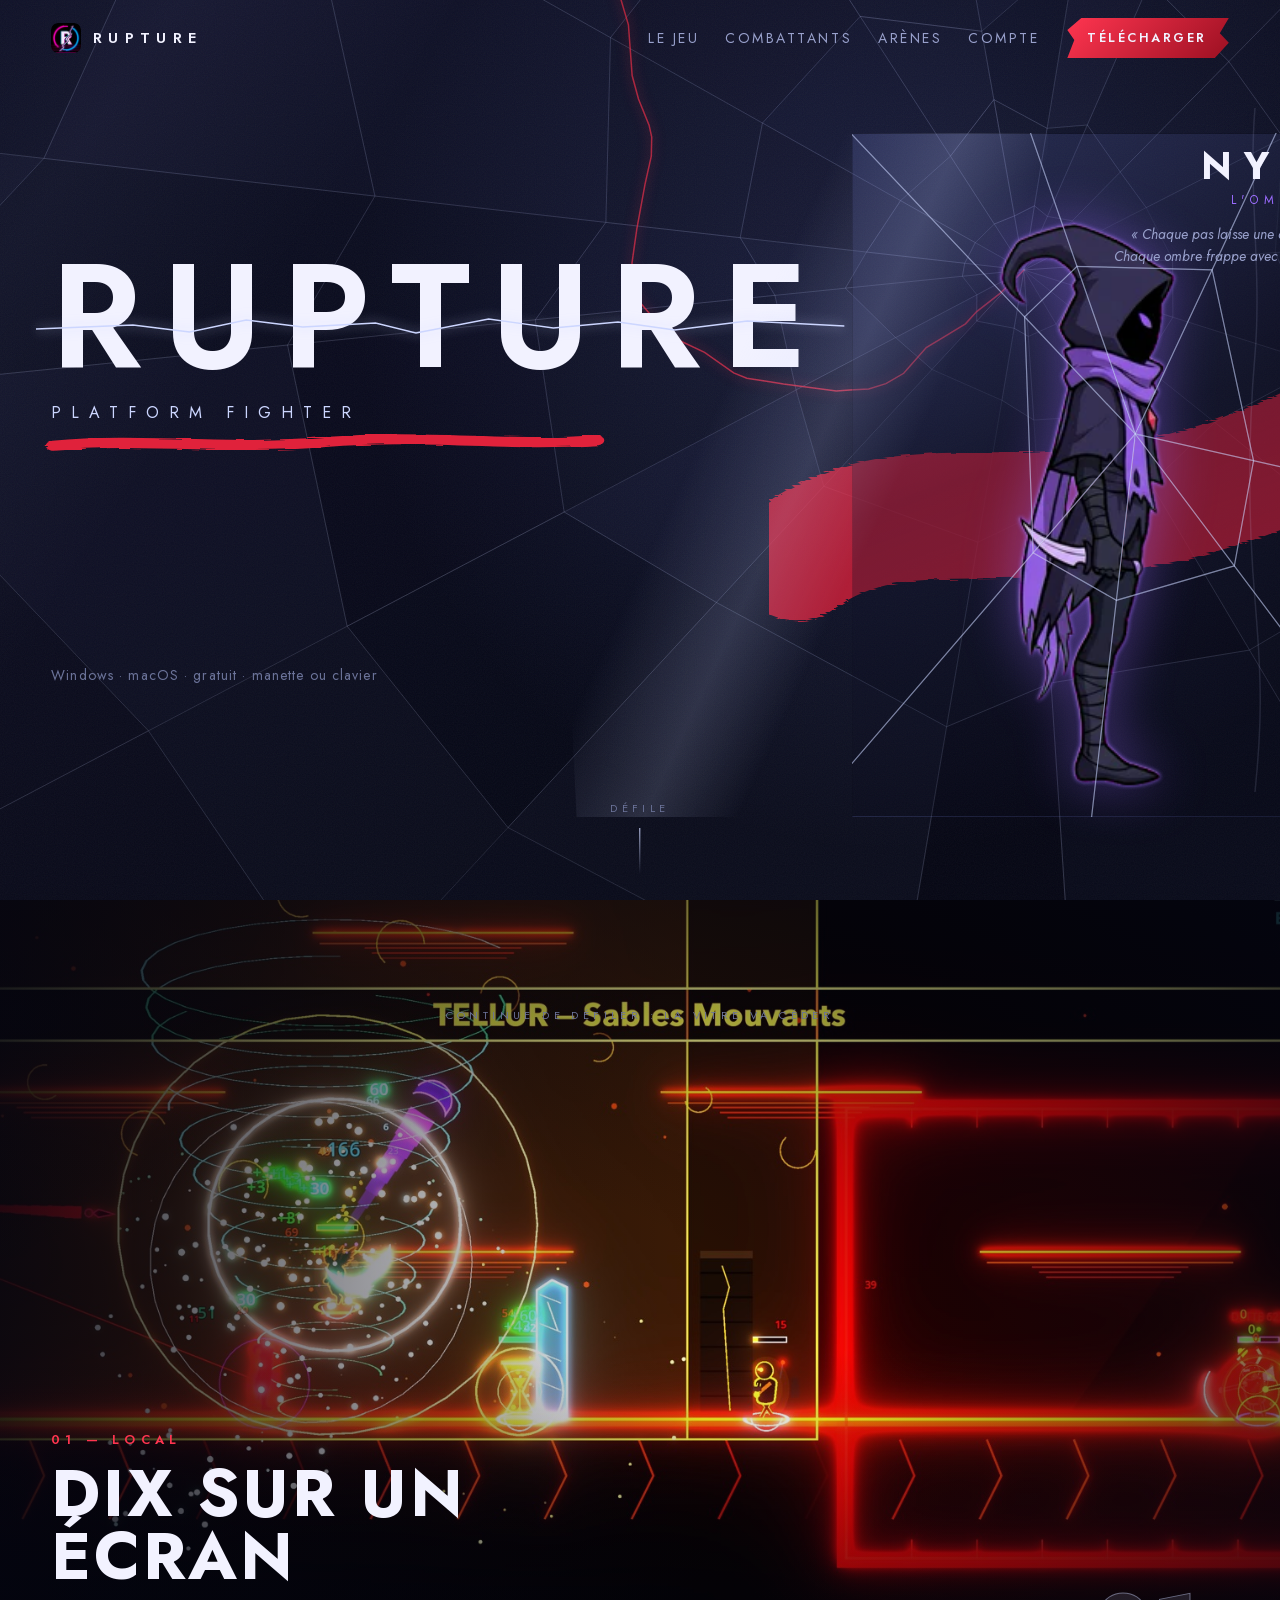
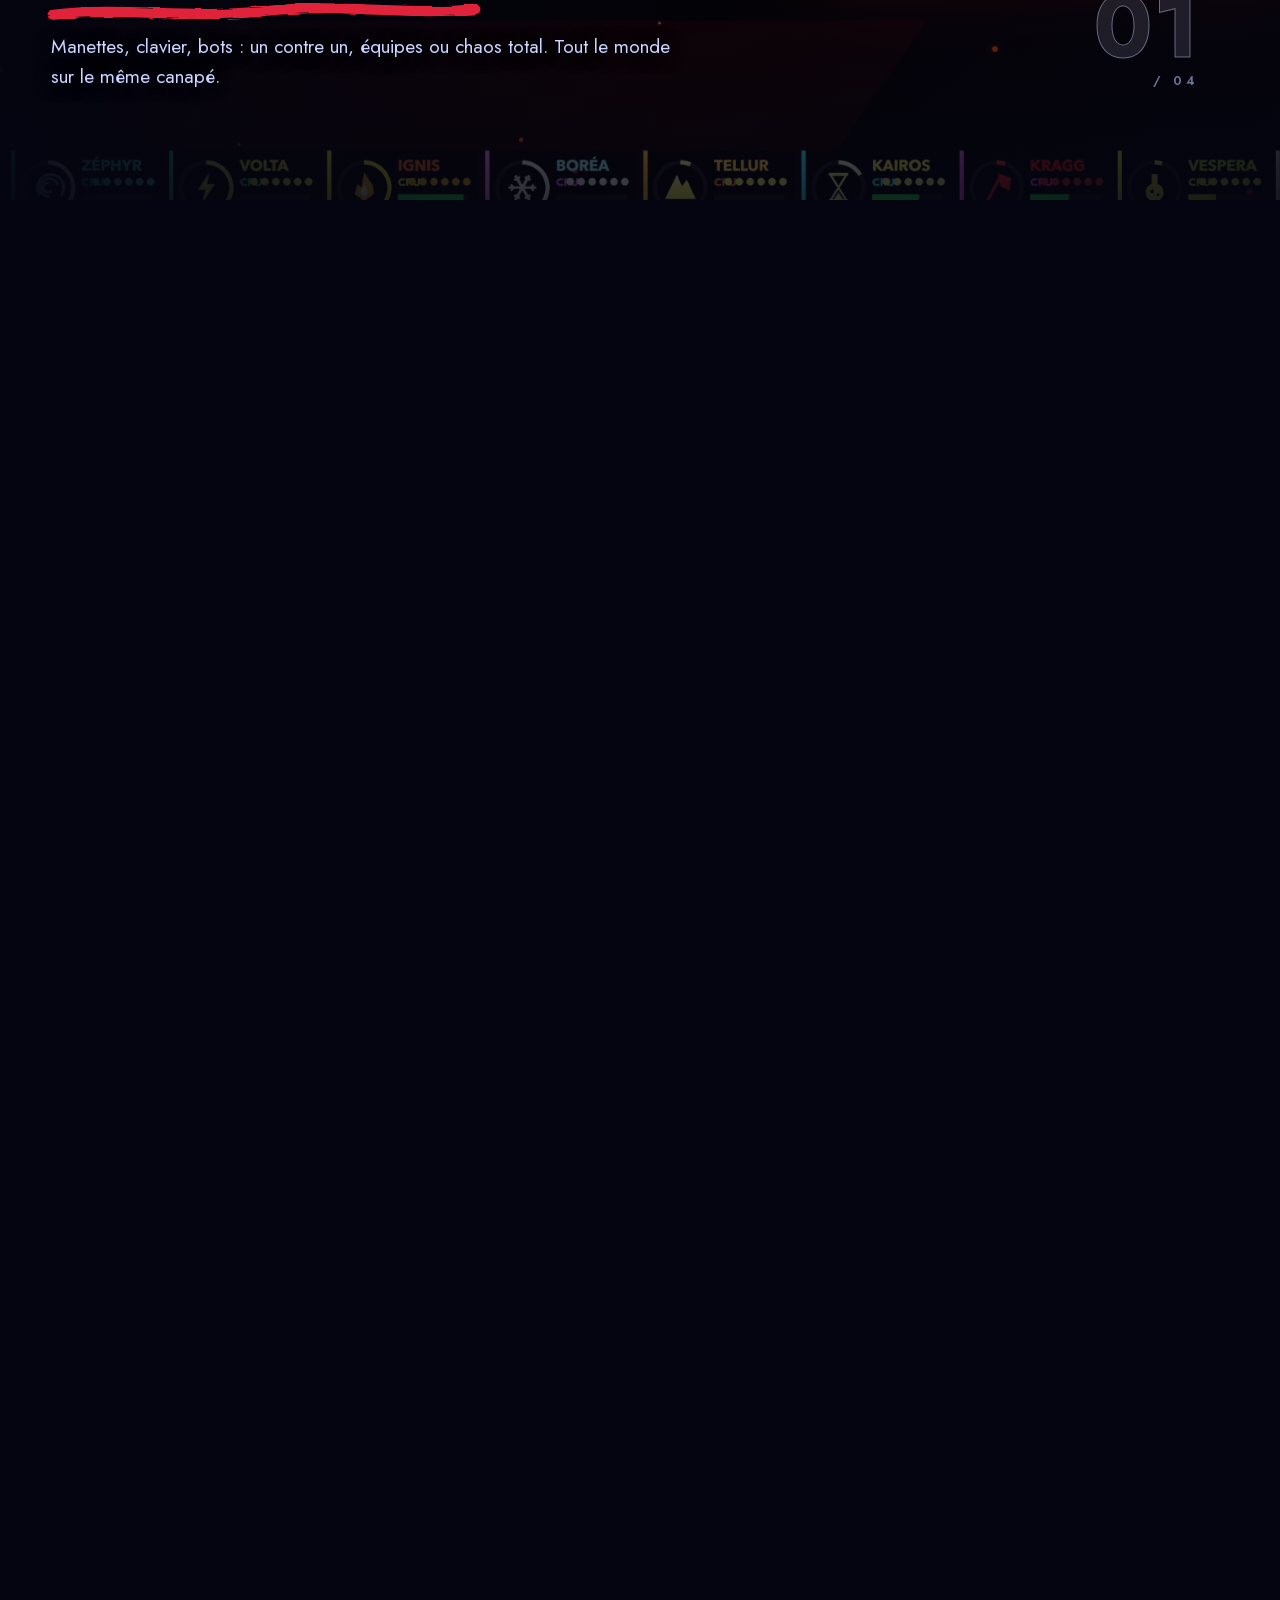
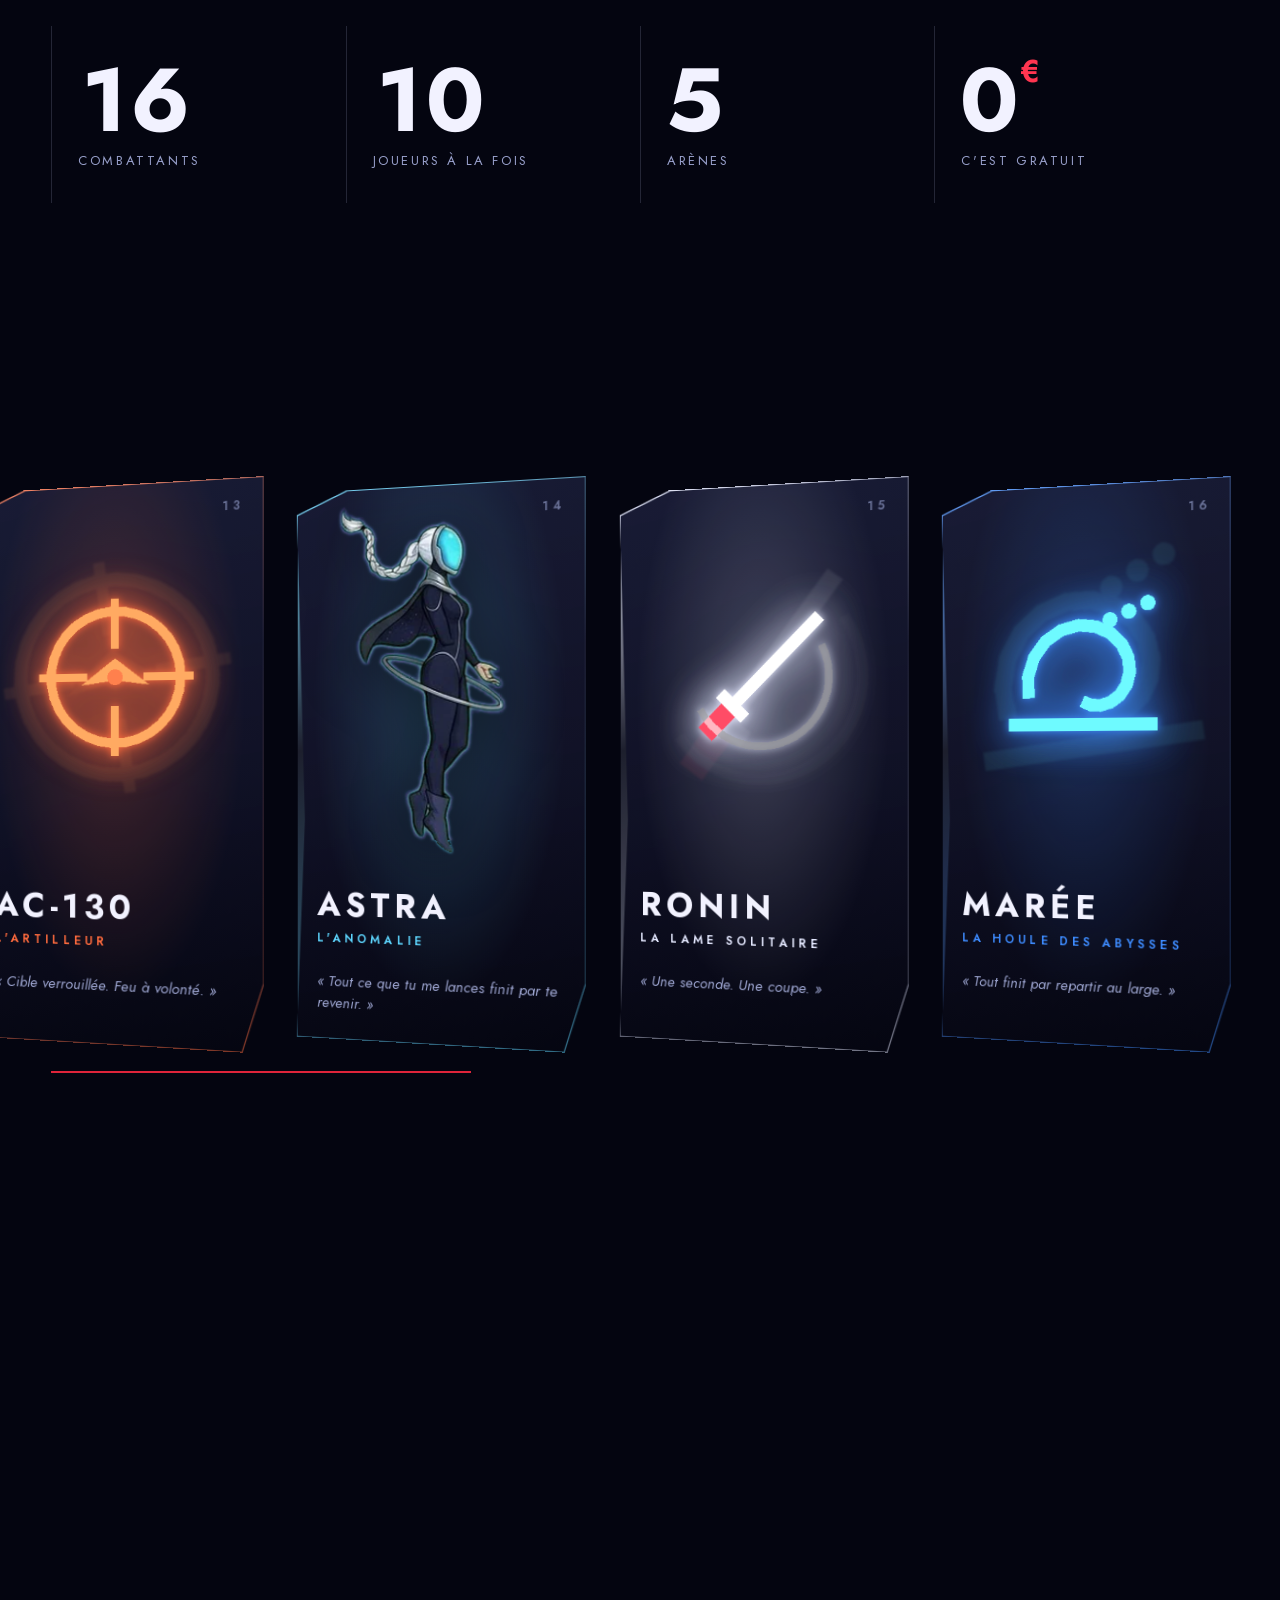
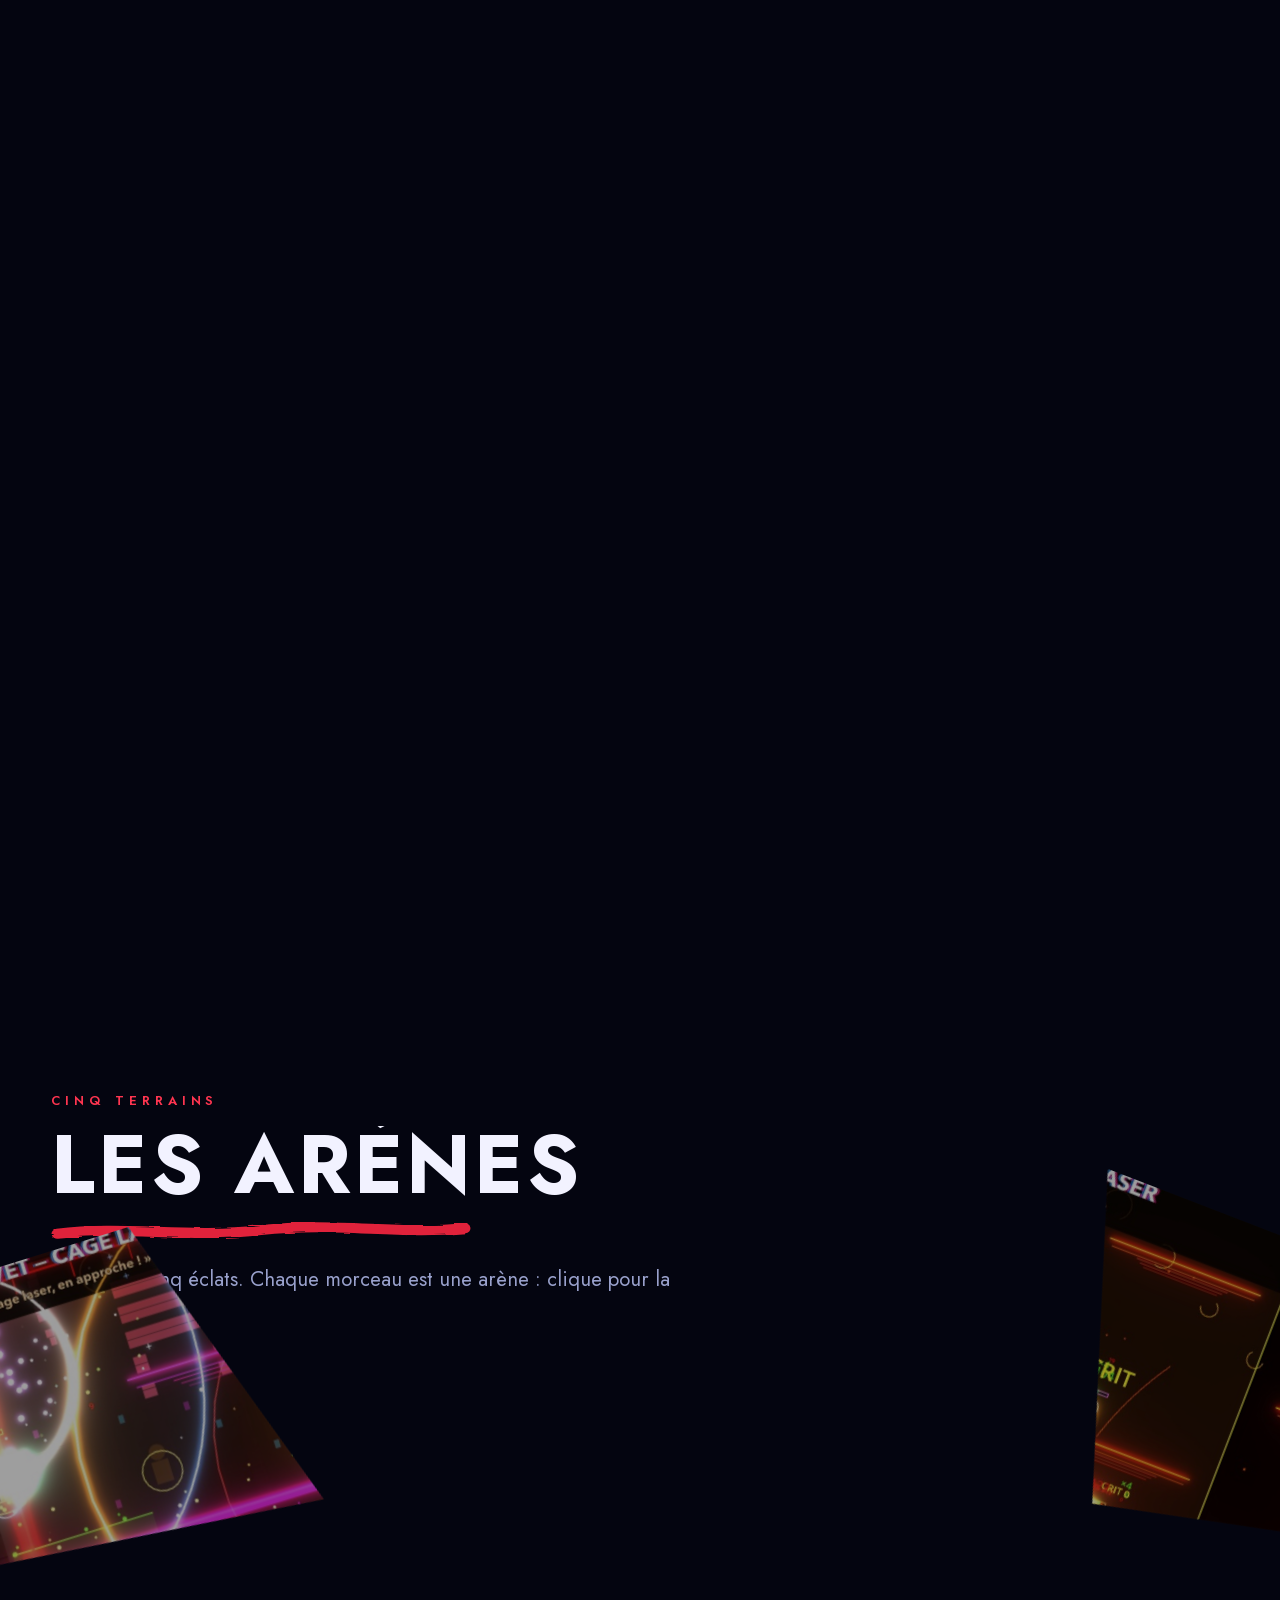
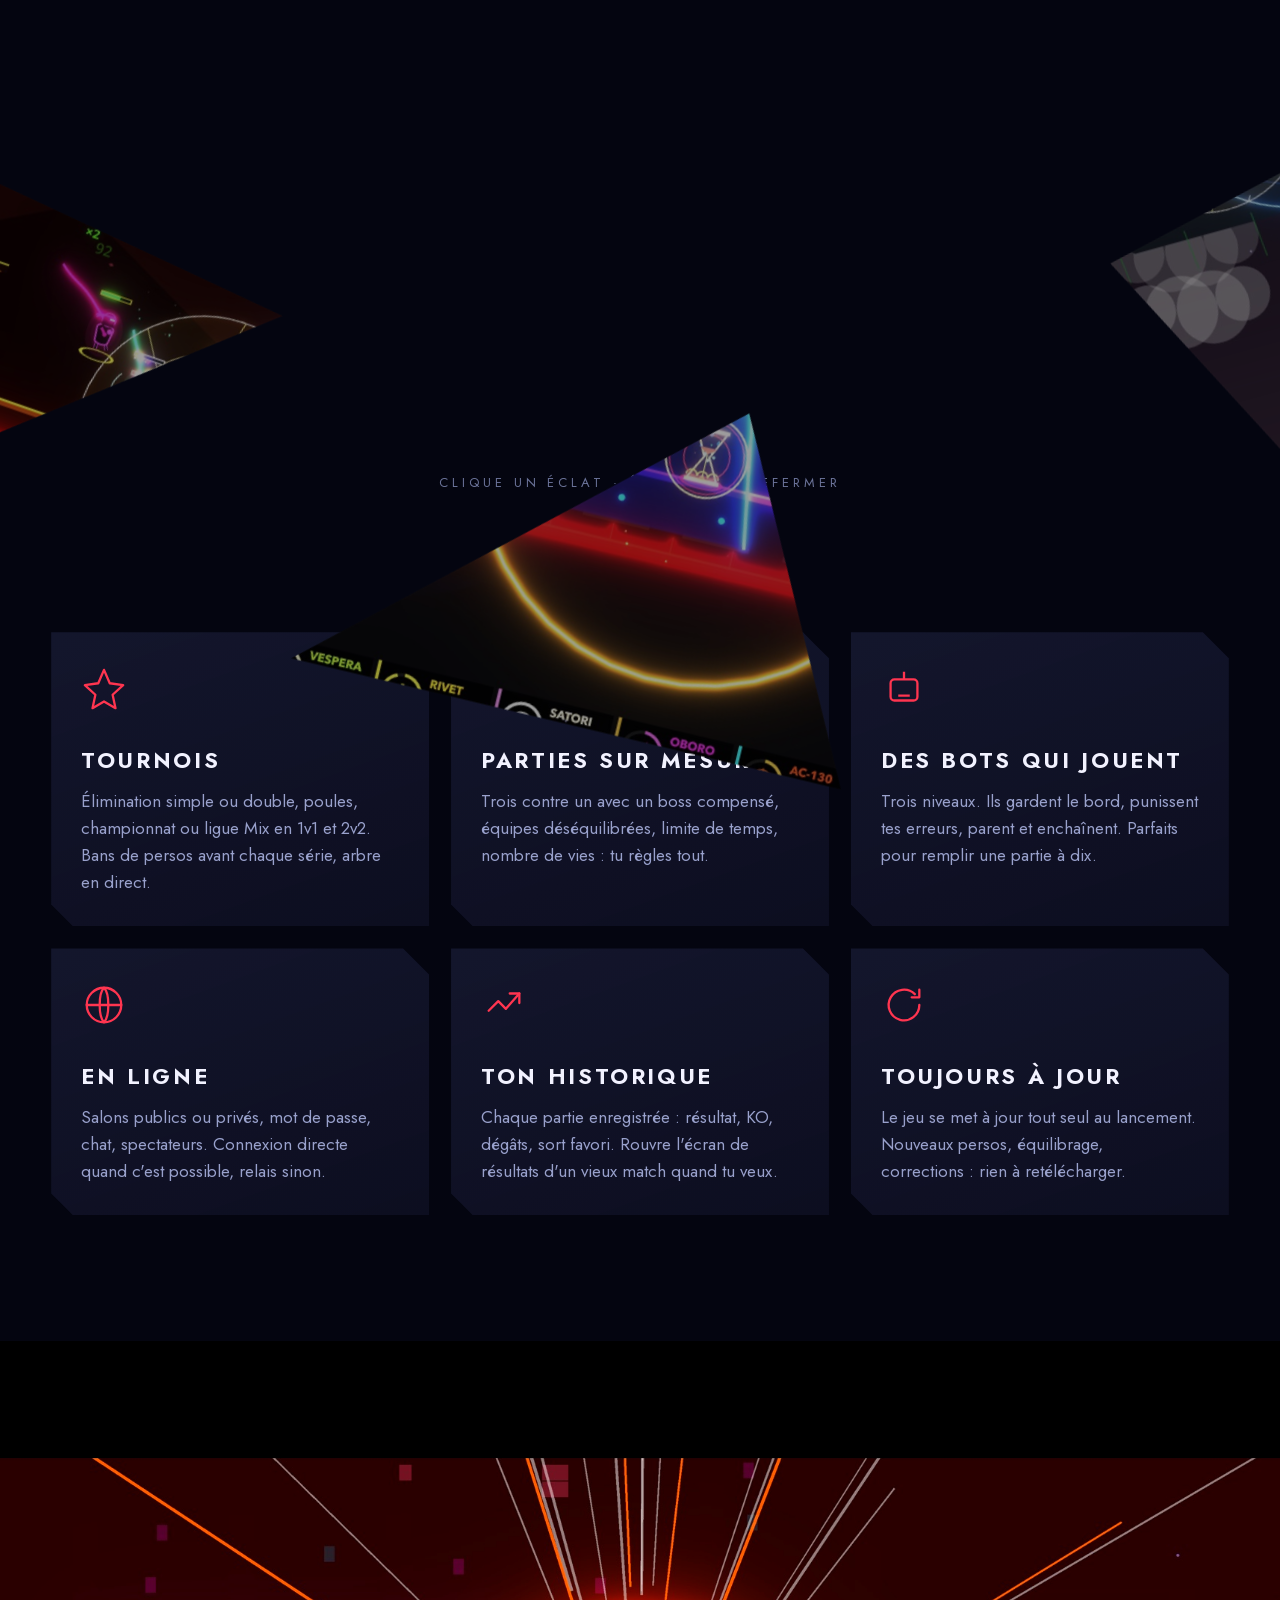
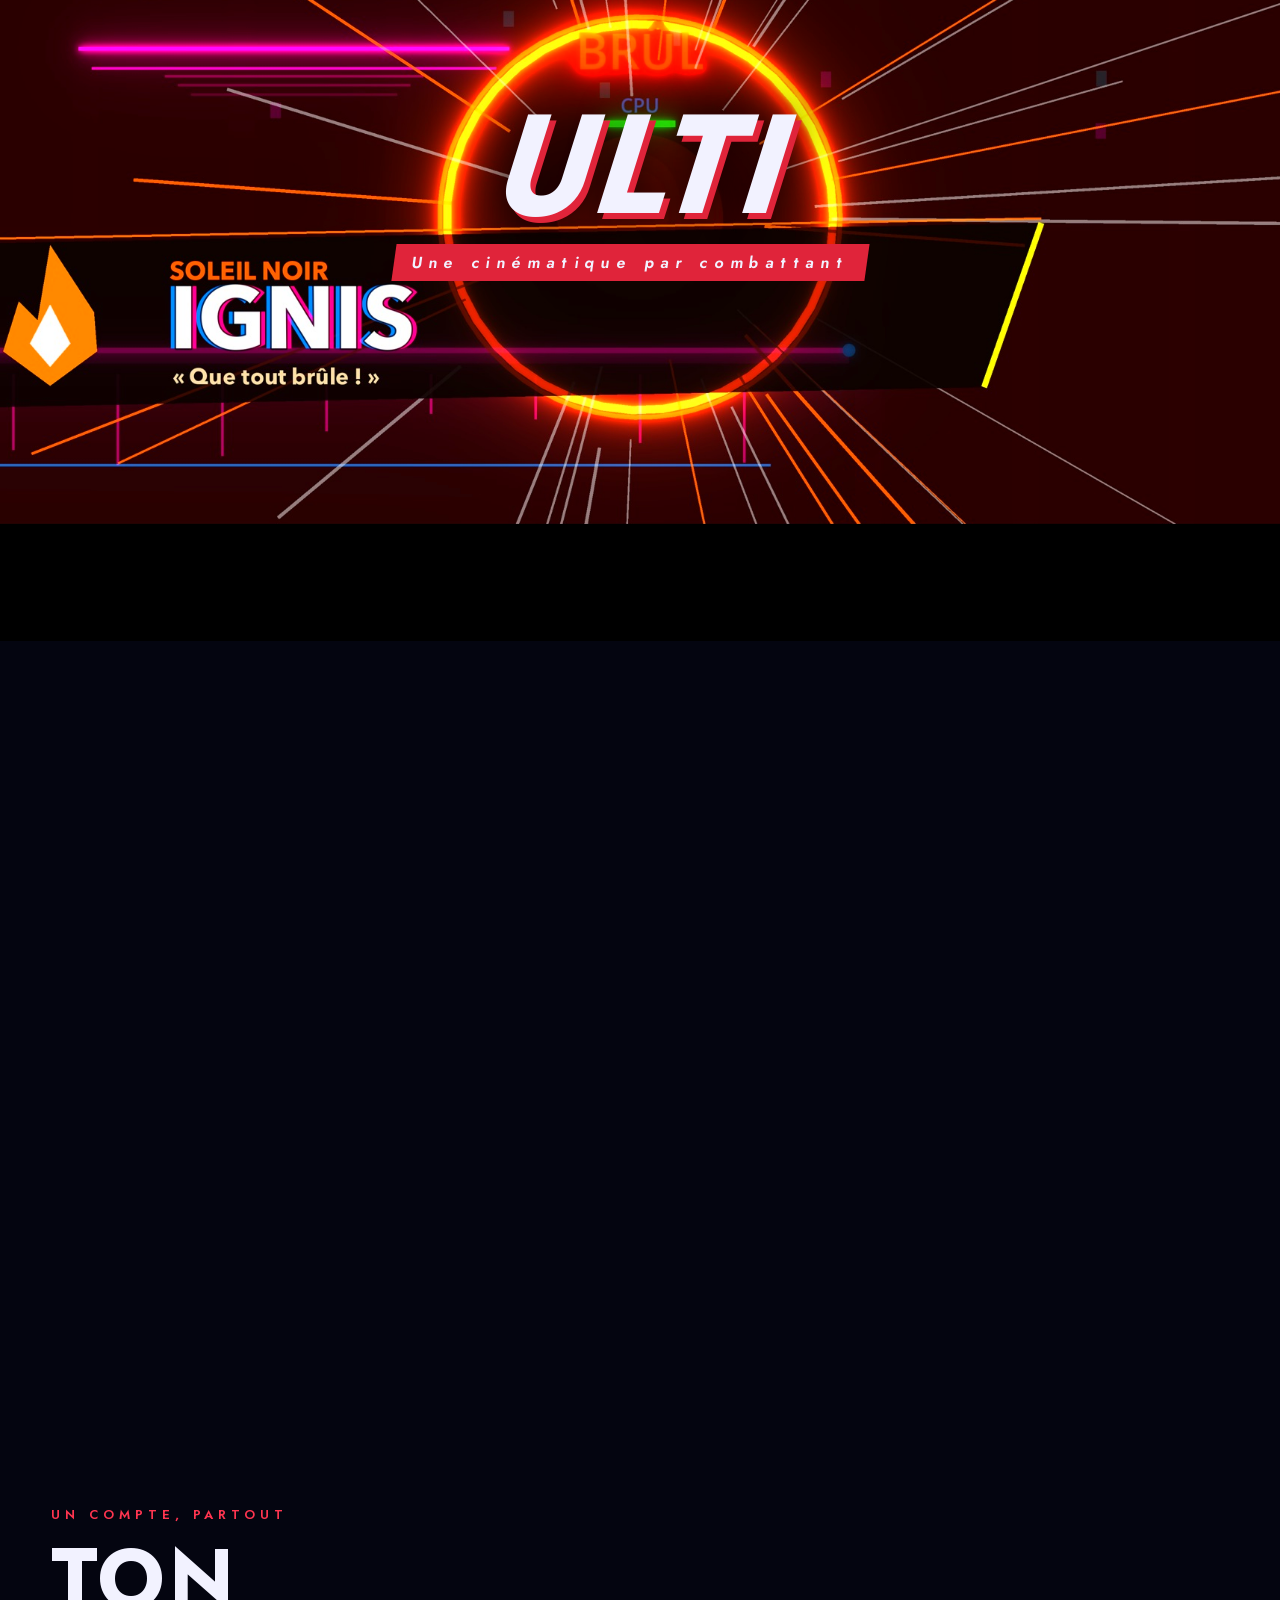
<file: index.html>
<!doctype html>
<html lang="fr">
<head>
<meta charset="utf-8">
<meta name="viewport" content="width=device-width, initial-scale=1, viewport-fit=cover">
<title>RUPTURE — platform fighter</title>
<meta name="description" content="RUPTURE, un platform fighter 2D gratuit : 16 combattants, 5 arènes, jusqu'à 10 joueurs sur un écran, tournois et parties en ligne. Windows et macOS.">
<meta name="theme-color" content="#040510">
<link rel="canonical" href="https://rupture-game.github.io/">
<meta property="og:type" content="website">
<meta property="og:title" content="RUPTURE — la réalité est brisée">
<meta property="og:description" content="Platform fighter 2D gratuit : 16 combattants, jusqu'à 10 joueurs, en local et en ligne.">
<meta property="og:image" content="https://rupture-game.github.io/assets/og.jpg">
<meta name="twitter:card" content="summary_large_image">
<link rel="icon" href="assets/favicon.png">
<link rel="apple-touch-icon" href="assets/apple-touch-icon.png">
<link rel="preload" href="assets/fonts/jost-latin.woff2" as="font" type="font/woff2" crossorigin>
<link rel="stylesheet" href="assets/style.css">
</head>
<body>
<svg width="0" height="0" style="position:absolute" aria-hidden="true">
  <filter id="rough" x="-5%" y="-150%" width="110%" height="400%">
    <feTurbulence type="fractalNoise" baseFrequency="0.04 0.7" numOctaves="2" seed="4"/>
    <feDisplacementMap in="SourceGraphic" scale="5"/>
  </filter>
</svg>

<canvas id="bg" aria-hidden="true"></canvas>
<div class="grain" aria-hidden="true"></div>

<!-- fil d'encre : la progression dans la page -->
<div class="inkline" aria-hidden="true">
  <svg viewBox="0 0 22 1000" preserveAspectRatio="none">
    <path class="track" d="M11 0 C 4 120, 18 240, 11 360 S 4 600, 11 720 S 18 900, 11 1000"/>
    <path class="fill" pathLength="1" stroke-dasharray="1" stroke-dashoffset="1" d="M11 0 C 4 120, 18 240, 11 360 S 4 600, 11 720 S 18 900, 11 1000"/>
  </svg>
</div>

<header class="nav">
  <a class="brand" href="#top"><img src="assets/favicon.png" alt="" width="30" height="30">RUPTURE</a>
  <ul>
    <li><a href="#jeu">Le jeu</a></li>
    <li><a href="#combattants">Combattants</a></li>
    <li><a href="#arenes">Arènes</a></li>
    <li><a href="#compte">Compte</a></li>
  </ul>
  <a class="slab ink small" href="#telecharger">Télécharger</a>
</header>

<main id="top">

  <!-- ============================================================ HÉROS -->
  <section class="hero" aria-labelledby="titre">
    <div>
      <h1 id="titre" aria-label="RUPTURE">
        <span aria-hidden="true">
          <span class="l" style="--i:0;--r:-8deg">R</span><span class="l" style="--i:1;--r:5deg">U</span><span class="l" style="--i:2;--r:-3deg">P</span><span class="l" style="--i:3;--r:9deg">T</span><span class="l" style="--i:4;--r:-6deg">U</span><span class="l" style="--i:5;--r:4deg">R</span><span class="l" style="--i:6;--r:-10deg">E</span>
        </span>
        <svg class="crack" viewBox="0 0 1000 30" preserveAspectRatio="none" aria-hidden="true">
          <path pathLength="1" d="M0 18 L120 14 L190 21 L260 9 L330 16 L420 12 L470 22 L560 8 L640 17 L720 11 L790 19 L880 10 L1000 15"/>
        </svg>
      </h1>
      <p class="sub">PLATFORM FIGHTER</p>
      <svg class="brush drawn" viewBox="0 0 400 24" preserveAspectRatio="none" aria-hidden="true"><path pathLength="1" d="M6 15 C 70 6, 130 20, 200 11 S 330 16, 394 9"/></svg>
      <p class="lead">La réalité est brisée. Seize combattants se battent dans ses éclats&nbsp;: sorts, parades, ultis de cinéma, jusqu'à dix sur le même écran.</p>
      <div class="cta">
        <a class="slab ink" href="#telecharger">
          <svg viewBox="0 0 24 24" fill="none" stroke="currentColor" stroke-width="2.2" stroke-linecap="round" stroke-linejoin="round" aria-hidden="true"><path d="M12 3v12m0 0-5-5m5 5 5-5M4 20h16"/></svg>
          Télécharger gratuitement</a>
        <a class="slab" href="#combattants">Les combattants</a>
      </div>
      <p class="meta"><span data-version>Windows · macOS</span> · gratuit · manette ou clavier</p>
    </div>

    <div class="shardhero" aria-hidden="true">
      <svg class="ink-swash" viewBox="0 0 600 300" preserveAspectRatio="none"><path d="M40 210 C 160 120, 300 230, 560 90"/></svg>
      <div class="frame"></div>
      <div class="who"><b data-who-name>NYX</b><span data-who-title>L'Ombre</span><q data-who-line>Chaque pas laisse une ombre.</q></div>
    </div>

    <div class="scroll-hint" aria-hidden="true">Défile<i></i></div>
  </section>

  <!-- ============================================================ LA RUPTURE : chaque vitre vole en éclats au défilement -->
  <section class="shatter" id="jeu" style="--panes:4" aria-label="Le jeu en images">
    <div class="stage">
      <canvas aria-hidden="true"></canvas>
      <div class="vignette"></div>
      <p class="hint" data-hint>Continue de défiler : la vitre va céder</p>
      <div class="caption">
        <div class="cap" data-img="assets/shots/chaos.jpg">
          <span class="num">01 — LOCAL</span>
          <h3>Dix sur un écran</h3>
          <svg class="brush" viewBox="0 0 400 24" preserveAspectRatio="none" aria-hidden="true"><path pathLength="1" d="M6 15 C 70 6, 130 20, 200 11 S 330 16, 394 9"/></svg>
          <p>Manettes, clavier, bots&nbsp;: un contre un, équipes ou chaos total. Tout le monde sur le même canapé.</p>
          <img class="sr-only" src="assets/shots/chaos.jpg" alt="Une partie à dix joueurs, l'écran rempli de sorts">
        </div>
        <div class="cap" data-img="assets/shots/arene_dojo.jpg">
          <span class="num">02 — COMBAT</span>
          <h3>Seize kits, aucun clone</h3>
          <svg class="brush" viewBox="0 0 400 24" preserveAspectRatio="none" aria-hidden="true"><path pathLength="1" d="M6 15 C 70 6, 130 20, 200 11 S 330 16, 394 9"/></svg>
          <p>Ombres, foudre, glace, temps, poison, tourelles… chaque combattant joue à sa façon, avec sa propre parade.</p>
          <img class="sr-only" src="assets/shots/arene_dojo.jpg" alt="Combat au Dojo Céleste">
        </div>
        <div class="cap" data-img="assets/shots/salons.jpg">
          <span class="num">03 — EN LIGNE</span>
          <h3>Un code, une partie</h3>
          <svg class="brush" viewBox="0 0 400 24" preserveAspectRatio="none" aria-hidden="true"><path pathLength="1" d="M6 15 C 70 6, 130 20, 200 11 S 330 16, 394 9"/></svg>
          <p>Crée un salon, donne son code, joue. Rien à ouvrir sur ta box&nbsp;: le jeu trouve le chemin tout seul.</p>
          <img class="sr-only" src="assets/shots/salons.jpg" alt="L'écran des salons en ligne">
        </div>
        <div class="cap" data-img="assets/shots/resultats.jpg">
          <span class="num">04 — HISTOIRE</span>
          <h3>Chaque partie laisse une trace</h3>
          <svg class="brush" viewBox="0 0 400 24" preserveAspectRatio="none" aria-hidden="true"><path pathLength="1" d="M6 15 C 70 6, 130 20, 200 11 S 330 16, 394 9"/></svg>
          <p>Distinctions, sort favori, courbe des dégâts. Ton historique te suit sur toutes tes machines.</p>
          <img class="sr-only" src="assets/shots/resultats.jpg" alt="L'écran de résultats d'une partie">
        </div>
      </div>
      <div class="counter"><b data-count>01</b>/ 04</div>
    </div>
  </section>

  <!-- ============================================================ CHIFFRES -->
  <section class="stats watch" aria-label="RUPTURE en chiffres">
    <div class="stat" style="--i:0"><b data-to="16">0</b><span>combattants</span></div>
    <div class="stat" style="--i:1"><b data-to="10">0</b><span>joueurs à la fois</span></div>
    <div class="stat" style="--i:2"><b data-to="5">0</b><span>arènes</span></div>
    <div class="stat" style="--i:3"><b data-to="0" data-suffix="€">0</b><span>c'est gratuit</span></div>
  </section>

  <!-- ============================================================ COMBATTANTS : défilement horizontal -->
  <section class="roster" id="combattants" aria-label="Les combattants">
    <div class="pin">
      <div class="track">
        <div class="intro watch">
          <p class="kicker">Le casting</p>
          <span class="big" aria-hidden="true">16</span>
          <h2 class="h2"><span class="w"><span>Combattants</span></span></h2>
          <p class="lead">Chacun son kit, sa parade et son ulti. Continue de défiler&nbsp;: ils passent un par un.</p>
        </div>
        <!-- cartes ajoutées par main.js -->
      </div>
      <div class="progress"><i></i></div>
    </div>
  </section>

  <!-- ============================================================ ARÈNES : mosaïque de verre -->
  <section class="arenas" id="arenes" aria-label="Les arènes">
    <div class="section-head watch">
      <p class="kicker">Cinq terrains</p>
      <h2 class="h2"><span class="w"><span>Les</span></span> <span class="w"><span>arènes</span></span></h2>
      <svg class="brush" viewBox="0 0 400 24" preserveAspectRatio="none" aria-hidden="true"><path pathLength="1" d="M6 15 C 70 6, 130 20, 200 11 S 330 16, 394 9"/></svg>
      <p class="lead">Une vitre, cinq éclats. Chaque morceau est une arène&nbsp;: clique pour la voir en entier.</p>
    </div>
    <div class="mosaic" data-mosaic>
      <div class="piece" role="button" tabindex="0" data-name="Sanctuaire Néon" data-theme="Néon" style="--poly: 0 0, 46% 0, 55% 48%, 0 38%, 0 38%; --dx:-30vw; --dy:-22vh; --dr:-18deg; --ox:20%">
        <img src="assets/shots/arene_sanctuaire.jpg" alt="Arène Sanctuaire Néon" loading="lazy"></div>
      <div class="piece" role="button" tabindex="0" data-name="Citadelle Écarlate" data-theme="Volcan" style="--poly: 46% 0, 100% 0, 100% 30%, 55% 48%, 55% 48%; --dx:32vw; --dy:-26vh; --dr:22deg; --ox:80%">
        <img src="assets/shots/arene_citadelle.jpg" alt="Arène Citadelle Écarlate" loading="lazy"></div>
      <div class="piece" role="button" tabindex="0" data-name="Temple des Brumes" data-theme="Ciel" style="--poly: 100% 30%, 100% 100%, 70% 100%, 55% 48%, 55% 48%; --dx:34vw; --dy:20vh; --dr:-16deg; --ox:85%">
        <img src="assets/shots/arene_temple.jpg" alt="Arène Temple des Brumes" loading="lazy"></div>
      <div class="piece" role="button" tabindex="0" data-name="Nexus Orbital" data-theme="Orbite" style="--poly: 70% 100%, 22% 100%, 55% 48%, 55% 48%, 55% 48%; --dx:4vw; --dy:34vh; --dr:14deg; --ox:50%">
        <img src="assets/shots/arene_nexus.jpg" alt="Arène Nexus Orbital" loading="lazy"></div>
      <div class="piece" role="button" tabindex="0" data-name="Dojo Céleste" data-theme="Dojo" style="--poly: 22% 100%, 0 100%, 0 38%, 55% 48%, 55% 48%; --dx:-34vw; --dy:22vh; --dr:20deg; --ox:15%">
        <img src="assets/shots/arene_dojo.jpg" alt="Arène Dojo Céleste" loading="lazy"></div>
      <svg class="cracks" viewBox="0 0 100 100" preserveAspectRatio="none" aria-hidden="true">
        <path d="M46 0 L55 48 L0 38"/><path d="M55 48 L100 30"/><path d="M55 48 L70 100"/><path d="M55 48 L22 100"/>
        <path d="M55 48 L58 44 L63 45 M55 48 L52 52 L49 51" style="opacity:.6"/>
      </svg>
      <div class="label" style="--lx:24%; --ly:22%"><b>Sanctuaire Néon</b><span>Néon</span></div>
      <div class="label" style="--lx:76%; --ly:17%"><b>Citadelle Écarlate</b><span>Volcan</span></div>
      <div class="label" style="--lx:82%; --ly:66%"><b>Temple des Brumes</b><span>Ciel</span></div>
      <div class="label" style="--lx:48%; --ly:84%"><b>Nexus Orbital</b><span>Orbite</span></div>
      <div class="label" style="--lx:16%; --ly:70%"><b>Dojo Céleste</b><span>Dojo</span></div>
      <div class="openinfo" aria-live="polite"><b data-open-name></b><span data-open-theme></span></div>
    </div>
    <p class="mosaic-hint">Clique un éclat · Échap pour refermer</p>
  </section>

  <!-- ============================================================ FONCTIONS -->
  <section class="features watch" aria-label="Ce qu'il y a dans le jeu">
    <article class="feat" style="--i:0">
      <svg class="ic" viewBox="0 0 48 48" fill="none" stroke="currentColor" stroke-width="2.4" stroke-linejoin="round" aria-hidden="true"><path d="M24 4 30 18 44 20 33 30 36 44 24 37 12 44 15 30 4 20 18 18Z"/></svg>
      <h3>Tournois</h3>
      <p>Élimination simple ou double, poules, championnat ou ligue Mix en 1v1 et 2v2. Bans de persos avant chaque série, arbre en direct.</p>
    </article>
    <article class="feat" style="--i:1">
      <svg class="ic" viewBox="0 0 48 48" fill="none" stroke="currentColor" stroke-width="2.4" stroke-linecap="round" aria-hidden="true"><path d="M6 14h36M6 24h36M6 34h36"/><circle cx="16" cy="14" r="4" fill="#040510"/><circle cx="32" cy="24" r="4" fill="#040510"/><circle cx="20" cy="34" r="4" fill="#040510"/></svg>
      <h3>Parties sur mesure</h3>
      <p>Trois contre un avec un boss compensé, équipes déséquilibrées, limite de temps, nombre de vies&nbsp;: tu règles tout.</p>
    </article>
    <article class="feat" style="--i:2">
      <svg class="ic" viewBox="0 0 48 48" fill="none" stroke="currentColor" stroke-width="2.4" stroke-linejoin="round" aria-hidden="true"><rect x="10" y="14" width="28" height="22" rx="4"/><path d="M24 6v8M18 24h.01M30 24h.01M18 31h12"/></svg>
      <h3>Des bots qui jouent</h3>
      <p>Trois niveaux. Ils gardent le bord, punissent tes erreurs, parent et enchaînent. Parfaits pour remplir une partie à dix.</p>
    </article>
    <article class="feat" style="--i:3">
      <svg class="ic" viewBox="0 0 48 48" fill="none" stroke="currentColor" stroke-width="2.4" stroke-linecap="round" aria-hidden="true"><circle cx="24" cy="24" r="18"/><path d="M6 24h36M24 6c6 6 6 30 0 36M24 6c-6 6-6 30 0 36"/></svg>
      <h3>En ligne</h3>
      <p>Salons publics ou privés, mot de passe, chat, spectateurs. Connexion directe quand c'est possible, relais sinon.</p>
    </article>
    <article class="feat" style="--i:4">
      <svg class="ic" viewBox="0 0 48 48" fill="none" stroke="currentColor" stroke-width="2.4" stroke-linecap="round" stroke-linejoin="round" aria-hidden="true"><path d="M8 30l10-10 8 8 14-16"/><path d="M30 12h10v10"/></svg>
      <h3>Ton historique</h3>
      <p>Chaque partie enregistrée&nbsp;: résultat, KO, dégâts, sort favori. Rouvre l'écran de résultats d'un vieux match quand tu veux.</p>
    </article>
    <article class="feat" style="--i:5">
      <svg class="ic" viewBox="0 0 48 48" fill="none" stroke="currentColor" stroke-width="2.4" stroke-linecap="round" stroke-linejoin="round" aria-hidden="true"><path d="M40 24a16 16 0 1 1-4.7-11.3M40 8v8h-8"/></svg>
      <h3>Toujours à jour</h3>
      <p>Le jeu se met à jour tout seul au lancement. Nouveaux persos, équilibrage, corrections&nbsp;: rien à retélécharger.</p>
    </article>
  </section>

  <!-- ============================================================ CINÉMATIQUE D'ULTI -->
  <section class="cine" aria-label="Les ultis">
    <div class="pin">
      <img src="assets/shots/ulti.jpg" alt="Cinématique de l'ulti d'Ignis, Soleil Noir" loading="lazy">
      <div class="bar t"></div><div class="bar b"></div>
      <div class="banner"><b>ULTI</b><span>Une cinématique par combattant</span></div>
    </div>
  </section>

  <!-- ============================================================ COMPTE -->
  <section class="account watch" id="compte" aria-labelledby="t-compte">
    <div>
      <p class="kicker">Un compte, partout</p>
      <h2 class="h2" id="t-compte"><span class="w"><span>Ton</span></span> <span class="w"><span>compte</span></span></h2>
      <svg class="brush" viewBox="0 0 400 24" preserveAspectRatio="none" aria-hidden="true" style="width:min(380px,70%);margin-top:10px"><path pathLength="1" d="M6 15 C 70 6, 130 20, 200 11 S 330 16, 394 9"/></svg>
      <p class="lead">Ton pseudo, tes stats et ton historique te suivent d'une machine à l'autre. Tu restes connecté d'une session à l'autre, et tu peux jouer hors ligne si le serveur ne répond pas.</p>
      <p class="promise">Rien n'est revendu ni partagé, pas de pub. Tu supprimes ton compte et tout ce qui va avec en un clic, depuis ton profil.
        <a href="confidentialite.html">Ce que RUPTURE garde sur toi</a>.</p>
    </div>
    <div class="providers">
      <div class="prov" style="--i:0"><svg viewBox="0 0 28 28" aria-hidden="true"><rect width="28" height="28" rx="7" fill="#5865F2"/><text x="14" y="19.5" text-anchor="middle" font-size="15" font-weight="700" fill="#fff" font-family="Jost, sans-serif">D</text></svg>Discord</div>
      <div class="prov" style="--i:1"><svg viewBox="0 0 28 28" aria-hidden="true"><rect width="28" height="28" rx="7" fill="#fff"/><text x="14" y="19.5" text-anchor="middle" font-size="15" font-weight="700" fill="#4285F4" font-family="Jost, sans-serif">G</text></svg>Google</div>
      <div class="prov" style="--i:2"><svg viewBox="0 0 28 28" aria-hidden="true"><rect width="28" height="28" rx="7" fill="#1b2838"/><text x="14" y="19.5" text-anchor="middle" font-size="15" font-weight="700" fill="#66c0f4" font-family="Jost, sans-serif">S</text></svg>Steam</div>
      <div class="prov" style="--i:3"><svg viewBox="0 0 28 28" aria-hidden="true"><rect width="28" height="28" rx="7" fill="#e0243a"/><text x="14" y="19.5" text-anchor="middle" font-size="15" font-weight="700" fill="#fff" font-family="Jost, sans-serif">@</text></svg>E-mail</div>
    </div>
  </section>

  <!-- ============================================================ TÉLÉCHARGER -->
  <section class="download watch" id="telecharger" aria-labelledby="t-dl">
    <svg class="ring" viewBox="0 0 100 100" aria-hidden="true"><g fill="none" stroke="rgba(204,214,255,.10)" stroke-width=".15">
      <circle cx="50" cy="50" r="8"/><circle cx="50" cy="50" r="17"/><circle cx="50" cy="50" r="29"/><circle cx="50" cy="50" r="44"/>
      <path d="M50 50 L95 38 M50 50 L80 92 M50 50 L18 86 M50 50 L6 30 M50 50 L44 4 M50 50 L88 8"/></g>
      <path d="M50 50 L58 46 L66 49 L75 44" fill="none" stroke="rgba(224,36,58,.5)" stroke-width=".3"/></svg>
    <p class="kicker">Gratuit</p>
    <h2 class="h2" id="t-dl"><span class="w"><span>Brise</span></span> <span class="w"><span>la</span></span> <span class="w"><span>vitre</span></span></h2>
    <p class="lead">Télécharge, dézippe, joue. Le jeu se met à jour tout seul ensuite.</p>
    <div class="btns">
      <a class="slab ink" data-dl="windows" href="https://github.com/Yoyotaa/rupture-releases/releases/latest">
        <svg viewBox="0 0 24 24" fill="currentColor" aria-hidden="true"><path d="M3 5.2 10.4 4v7.3H3zM11.4 3.9 21 2.5v8.8h-9.6zM3 12.3h7.4v7.4L3 18.6zM11.4 12.3H21v9.2l-9.6-1.4z"/></svg>
        Windows</a>
      <a class="slab" data-dl="macos" href="https://github.com/Yoyotaa/rupture-releases/releases/latest">
        <svg viewBox="0 0 24 24" fill="none" stroke="currentColor" stroke-width="2" stroke-linejoin="round" aria-hidden="true"><rect x="4" y="4" width="16" height="11" rx="1.5"/><path d="M2 19h20l-2-4H4z"/></svg>
        macOS</a>
    </div>
    <p class="ver" data-version-long>Dernière version sur GitHub</p>
  </section>
</main>

<footer>
  <a class="brand" href="#top"><img src="assets/favicon.png" alt="" width="24" height="24">RUPTURE</a>
  <span>Un jeu indépendant, fait à la main en France.</span>
  <nav aria-label="Liens légaux">
    <a href="confidentialite.html">Confidentialité</a>
    <a href="conditions.html">Conditions d'utilisation</a>
    <a href="mailto:jeu.rupture@gmail.com">Contact</a>
  </nav>
</footer>

<script src="assets/main.js"></script>
</body>
</html>
</file>
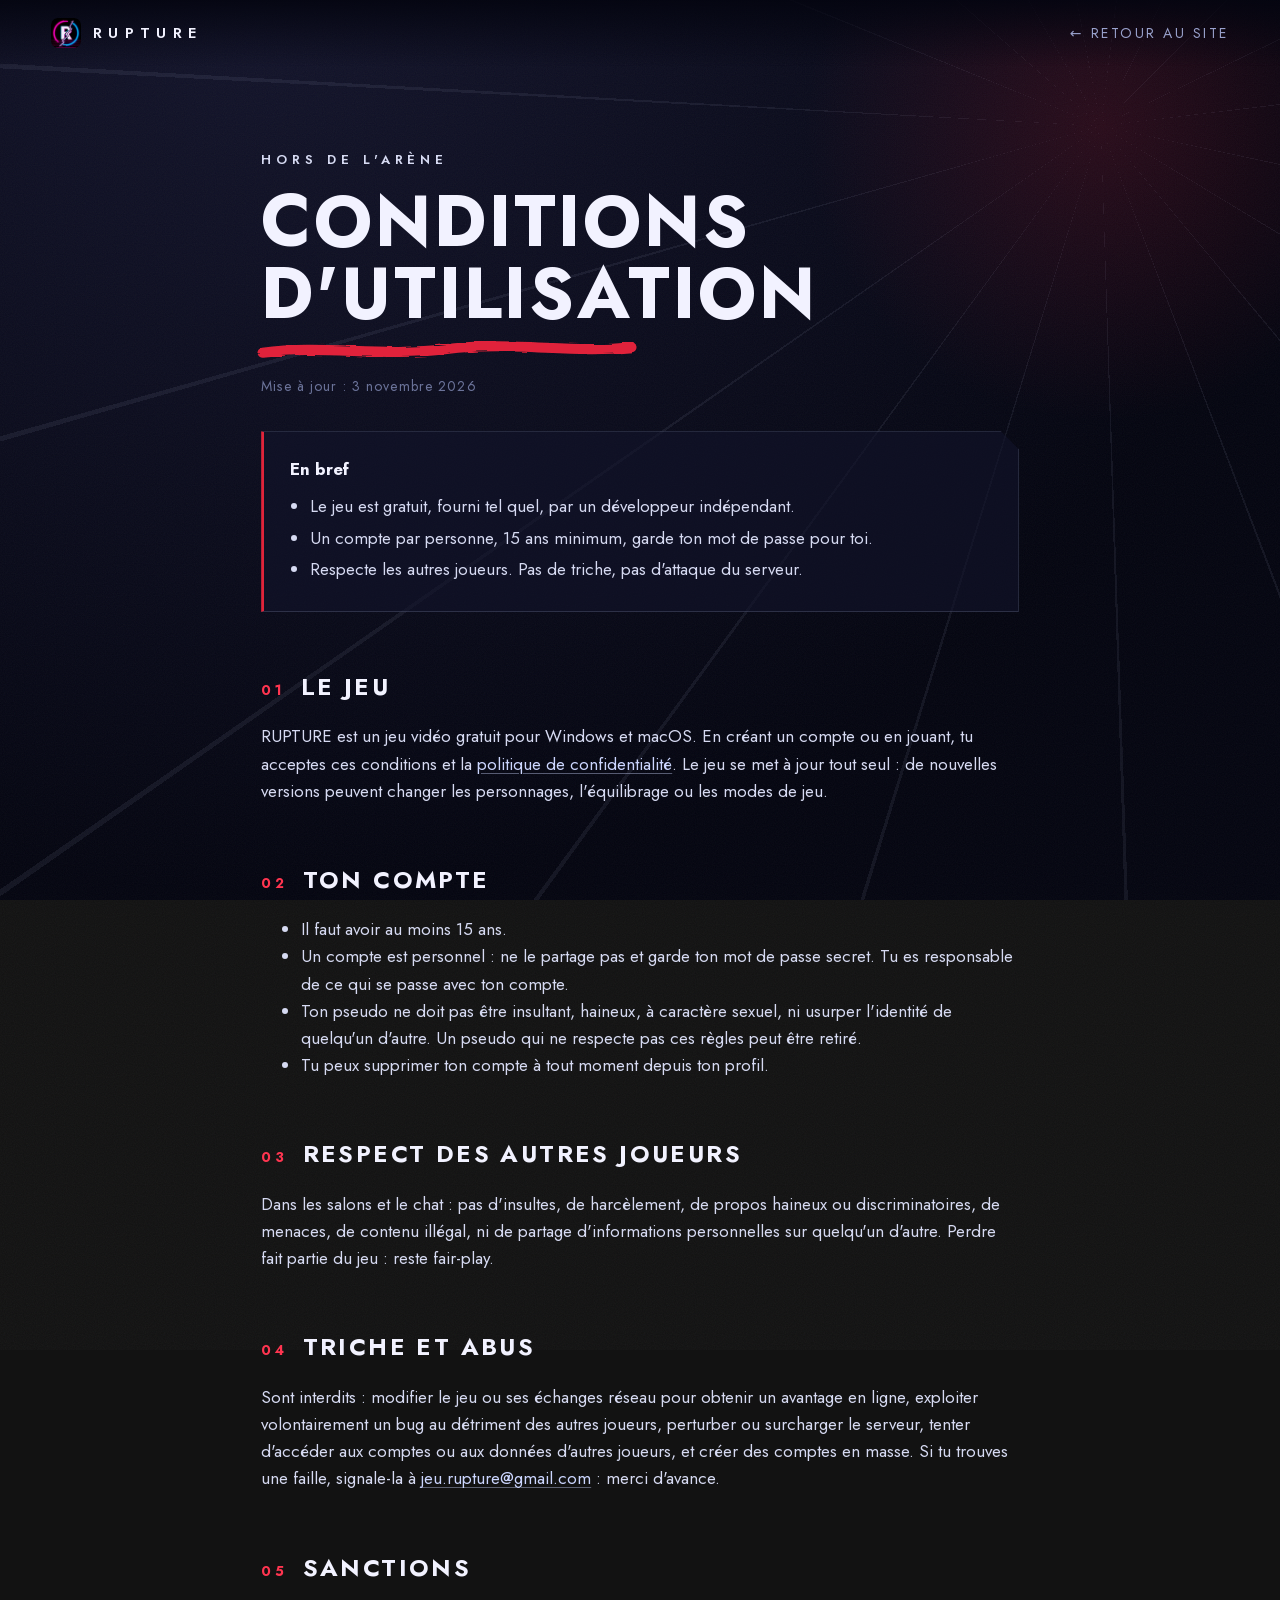
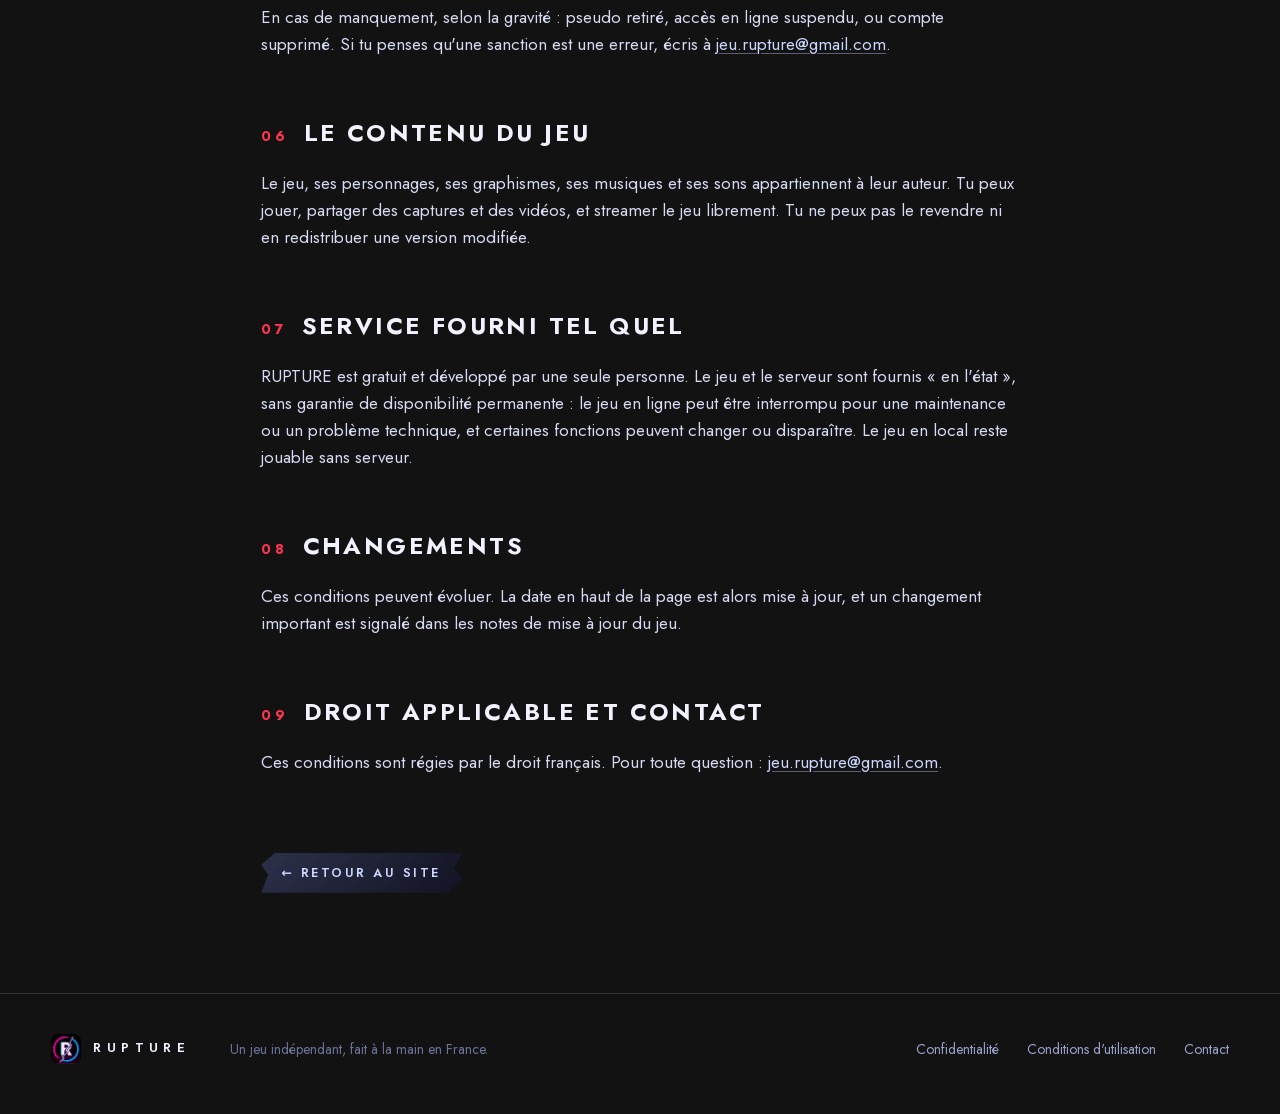
<file: conditions.html>
<!doctype html>
<html lang="fr">
<head>
<meta charset="utf-8">
<meta name="viewport" content="width=device-width, initial-scale=1, viewport-fit=cover">
<title>Conditions — RUPTURE</title>
<meta name="description" content="Les règles du jeu en dehors de l'arène : compte, respect des autres joueurs, triche.">
<meta name="theme-color" content="#040510">
<link rel="canonical" href="https://rupture-game.github.io/conditions.html">
<link rel="icon" href="assets/favicon.png">
<link rel="preload" href="assets/fonts/jost-latin.woff2" as="font" type="font/woff2" crossorigin>
<link rel="stylesheet" href="assets/style.css">
</head>
<body class="docpage">
<svg width="0" height="0" style="position:absolute" aria-hidden="true">
  <filter id="rough" x="-5%" y="-150%" width="110%" height="400%">
    <feTurbulence type="fractalNoise" baseFrequency="0.04 0.7" numOctaves="2" seed="4"/>
    <feDisplacementMap in="SourceGraphic" scale="5"/>
  </filter>
</svg>
<div class="grain" aria-hidden="true"></div>

<header class="nav">
  <a class="brand" href="./"><img src="assets/favicon.png" alt="" width="30" height="30">RUPTURE</a>
  <a class="back-site" href="./">← Retour au site</a>
</header>

<main class="doc">
  <p class="kicker">Hors de l'arène</p>
  <h1>Conditions d'utilisation</h1>
  <svg class="brush" viewBox="0 0 400 24" preserveAspectRatio="none" aria-hidden="true"><path pathLength="1" d="M6 15 C 70 6, 130 20, 200 11 S 330 16, 394 9"/></svg>
  <p class="updated">Mise à jour : 3 novembre 2026</p>

  <div class="tldr">
    <strong>En bref</strong>
    <ul>
      <li>Le jeu est gratuit, fourni tel quel, par un développeur indépendant.</li>
      <li>Un compte par personne, 15 ans minimum, garde ton mot de passe pour toi.</li>
      <li>Respecte les autres joueurs. Pas de triche, pas d'attaque du serveur.</li>
    </ul>
  </div>

  <h2><span>01</span>Le jeu</h2>
  <p>RUPTURE est un jeu vidéo gratuit pour Windows et macOS. En créant un compte ou en jouant, tu acceptes ces conditions et la <a href="confidentialite.html">politique de confidentialité</a>. Le jeu se met à jour tout seul : de nouvelles versions peuvent changer les personnages, l'équilibrage ou les modes de jeu.</p>

  <h2><span>02</span>Ton compte</h2>
  <ul>
    <li>Il faut avoir au moins 15 ans.</li>
    <li>Un compte est personnel : ne le partage pas et garde ton mot de passe secret. Tu es responsable de ce qui se passe avec ton compte.</li>
    <li>Ton pseudo ne doit pas être insultant, haineux, à caractère sexuel, ni usurper l'identité de quelqu'un d'autre. Un pseudo qui ne respecte pas ces règles peut être retiré.</li>
    <li>Tu peux supprimer ton compte à tout moment depuis ton profil.</li>
  </ul>

  <h2><span>03</span>Respect des autres joueurs</h2>
  <p>Dans les salons et le chat : pas d'insultes, de harcèlement, de propos haineux ou discriminatoires, de menaces, de contenu illégal, ni de partage d'informations personnelles sur quelqu'un d'autre. Perdre fait partie du jeu : reste fair-play.</p>

  <h2><span>04</span>Triche et abus</h2>
  <p>Sont interdits : modifier le jeu ou ses échanges réseau pour obtenir un avantage en ligne, exploiter volontairement un bug au détriment des autres joueurs, perturber ou surcharger le serveur, tenter d'accéder aux comptes ou aux données d'autres joueurs, et créer des comptes en masse. Si tu trouves une faille, signale-la à <a href="mailto:jeu.rupture@gmail.com">jeu.rupture@gmail.com</a> : merci d'avance.</p>

  <h2><span>05</span>Sanctions</h2>
  <p>En cas de manquement, selon la gravité : pseudo retiré, accès en ligne suspendu, ou compte supprimé. Si tu penses qu'une sanction est une erreur, écris à <a href="mailto:jeu.rupture@gmail.com">jeu.rupture@gmail.com</a>.</p>

  <h2><span>06</span>Le contenu du jeu</h2>
  <p>Le jeu, ses personnages, ses graphismes, ses musiques et ses sons appartiennent à leur auteur. Tu peux jouer, partager des captures et des vidéos, et streamer le jeu librement. Tu ne peux pas le revendre ni en redistribuer une version modifiée.</p>

  <h2><span>07</span>Service fourni tel quel</h2>
  <p>RUPTURE est gratuit et développé par une seule personne. Le jeu et le serveur sont fournis « en l'état », sans garantie de disponibilité permanente : le jeu en ligne peut être interrompu pour une maintenance ou un problème technique, et certaines fonctions peuvent changer ou disparaître. Le jeu en local reste jouable sans serveur.</p>

  <h2><span>08</span>Changements</h2>
  <p>Ces conditions peuvent évoluer. La date en haut de la page est alors mise à jour, et un changement important est signalé dans les notes de mise à jour du jeu.</p>

  <h2><span>09</span>Droit applicable et contact</h2>
  <p>Ces conditions sont régies par le droit français. Pour toute question : <a href="mailto:jeu.rupture@gmail.com">jeu.rupture@gmail.com</a>.</p>

  <a class="slab small back" href="./">← Retour au site</a>
</main>

<footer>
  <a class="brand" href="./"><img src="assets/favicon.png" alt="" width="24" height="24">RUPTURE</a>
  <span>Un jeu indépendant, fait à la main en France.</span>
  <nav aria-label="Liens légaux">
    <a href="confidentialite.html">Confidentialité</a>
    <a href="conditions.html">Conditions d'utilisation</a>
    <a href="mailto:jeu.rupture@gmail.com">Contact</a>
  </nav>
</footer>
</body>
</html>
</file>
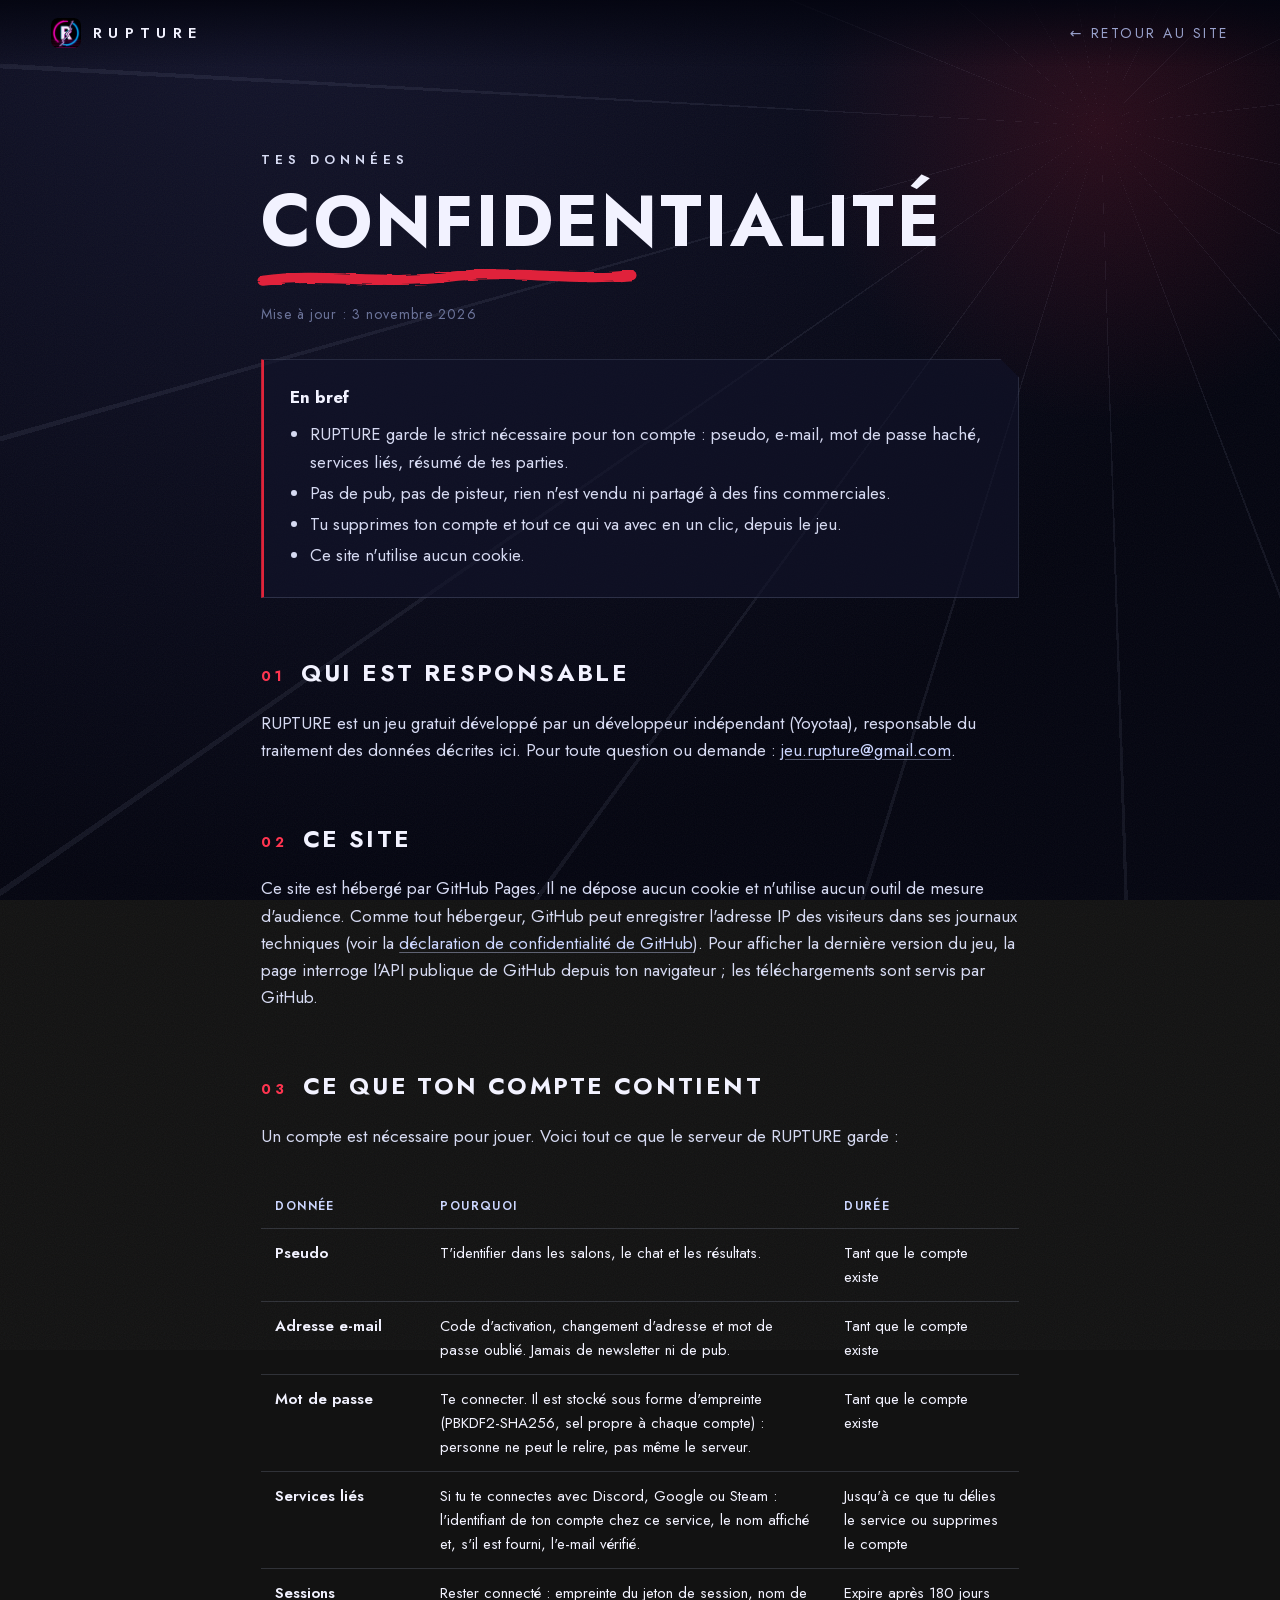
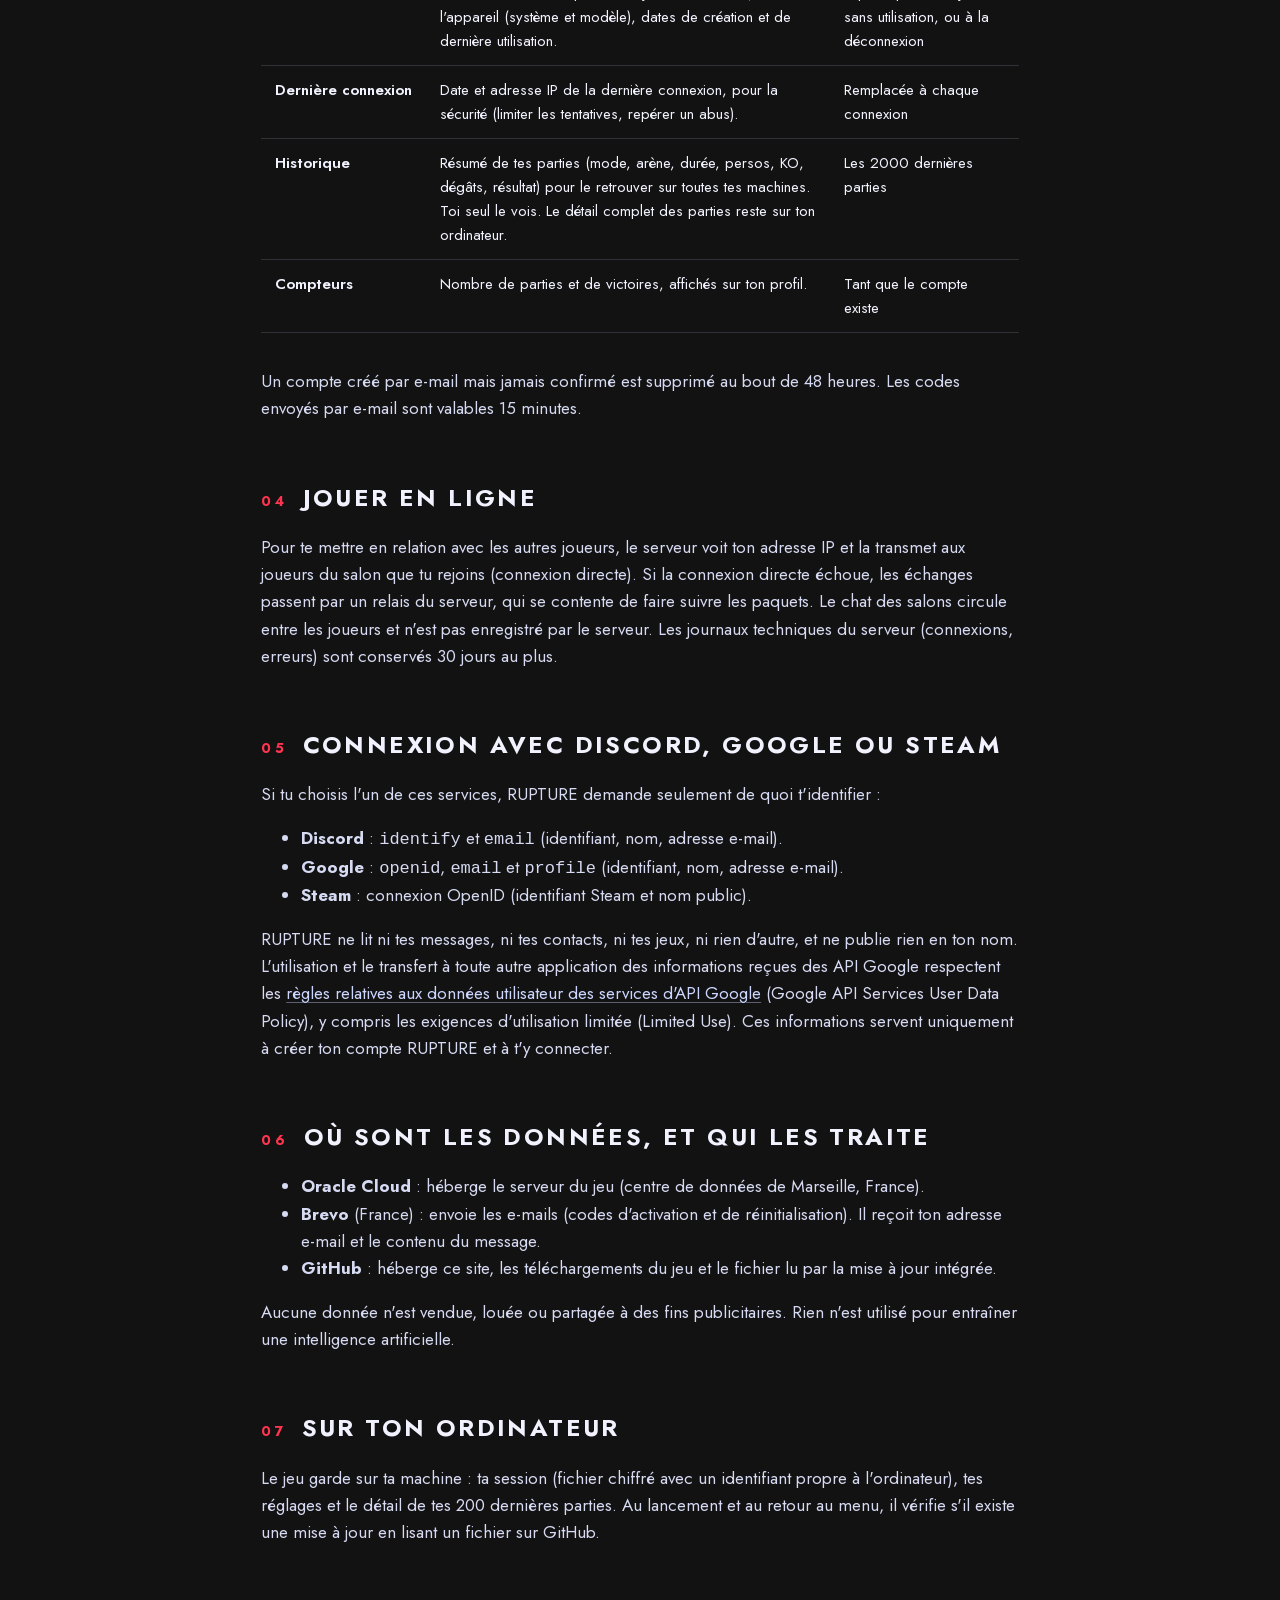
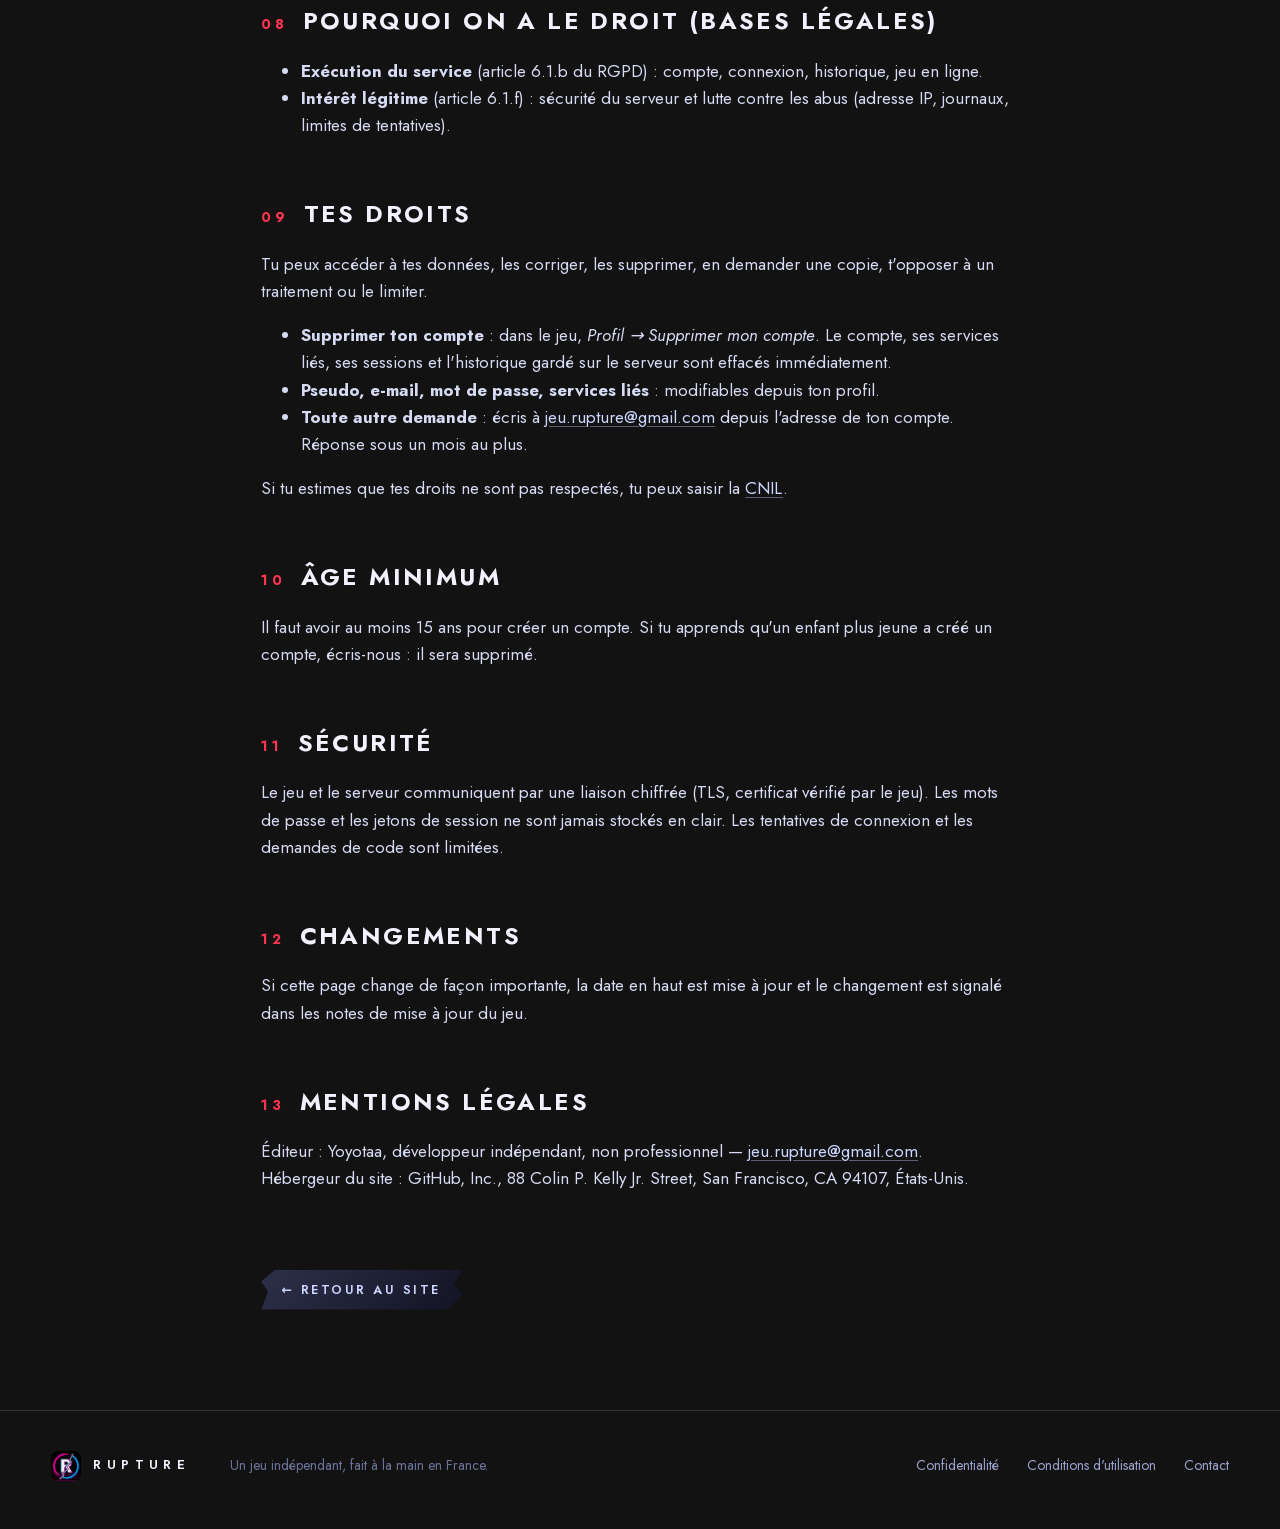
<file: confidentialite.html>
<!doctype html>
<html lang="fr">
<head>
<meta charset="utf-8">
<meta name="viewport" content="width=device-width, initial-scale=1, viewport-fit=cover">
<title>Confidentialité — RUPTURE</title>
<meta name="description" content="Ce que RUPTURE garde sur toi, pourquoi, combien de temps, et comment tout supprimer.">
<meta name="theme-color" content="#040510">
<link rel="canonical" href="https://rupture-game.github.io/confidentialite.html">
<link rel="icon" href="assets/favicon.png">
<link rel="preload" href="assets/fonts/jost-latin.woff2" as="font" type="font/woff2" crossorigin>
<link rel="stylesheet" href="assets/style.css">
</head>
<body class="docpage">
<svg width="0" height="0" style="position:absolute" aria-hidden="true">
  <filter id="rough" x="-5%" y="-150%" width="110%" height="400%">
    <feTurbulence type="fractalNoise" baseFrequency="0.04 0.7" numOctaves="2" seed="4"/>
    <feDisplacementMap in="SourceGraphic" scale="5"/>
  </filter>
</svg>
<div class="grain" aria-hidden="true"></div>

<header class="nav">
  <a class="brand" href="./"><img src="assets/favicon.png" alt="" width="30" height="30">RUPTURE</a>
  <a class="back-site" href="./">← Retour au site</a>
</header>

<main class="doc">
  <p class="kicker">Tes données</p>
  <h1>Confidentialité</h1>
  <svg class="brush" viewBox="0 0 400 24" preserveAspectRatio="none" aria-hidden="true"><path pathLength="1" d="M6 15 C 70 6, 130 20, 200 11 S 330 16, 394 9"/></svg>
  <p class="updated">Mise à jour : 3 novembre 2026</p>

  <div class="tldr">
    <strong>En bref</strong>
    <ul>
      <li>RUPTURE garde le strict nécessaire pour ton compte : pseudo, e-mail, mot de passe haché, services liés, résumé de tes parties.</li>
      <li>Pas de pub, pas de pisteur, rien n'est vendu ni partagé à des fins commerciales.</li>
      <li>Tu supprimes ton compte et tout ce qui va avec en un clic, depuis le jeu.</li>
      <li>Ce site n'utilise aucun cookie.</li>
    </ul>
  </div>

  <h2><span>01</span>Qui est responsable</h2>
  <p>RUPTURE est un jeu gratuit développé par un développeur indépendant (Yoyotaa), responsable du traitement des données décrites ici. Pour toute question ou demande : <a href="mailto:jeu.rupture@gmail.com">jeu.rupture@gmail.com</a>.</p>

  <h2><span>02</span>Ce site</h2>
  <p>Ce site est hébergé par GitHub Pages. Il ne dépose aucun cookie et n'utilise aucun outil de mesure d'audience. Comme tout hébergeur, GitHub peut enregistrer l'adresse IP des visiteurs dans ses journaux techniques (voir la <a href="https://docs.github.com/fr/site-policy/privacy-policies/github-general-privacy-statement" rel="noopener">déclaration de confidentialité de GitHub</a>). Pour afficher la dernière version du jeu, la page interroge l'API publique de GitHub depuis ton navigateur ; les téléchargements sont servis par GitHub.</p>

  <h2><span>03</span>Ce que ton compte contient</h2>
  <p>Un compte est nécessaire pour jouer. Voici tout ce que le serveur de RUPTURE garde :</p>
  <div class="scroll-x">
  <table class="table">
    <thead><tr><th>Donnée</th><th>Pourquoi</th><th>Durée</th></tr></thead>
    <tbody>
      <tr><td>Pseudo</td><td>T'identifier dans les salons, le chat et les résultats.</td><td>Tant que le compte existe</td></tr>
      <tr><td>Adresse e-mail</td><td>Code d'activation, changement d'adresse et mot de passe oublié. Jamais de newsletter ni de pub.</td><td>Tant que le compte existe</td></tr>
      <tr><td>Mot de passe</td><td>Te connecter. Il est stocké sous forme d'empreinte (PBKDF2-SHA256, sel propre à chaque compte) : personne ne peut le relire, pas même le serveur.</td><td>Tant que le compte existe</td></tr>
      <tr><td>Services liés</td><td>Si tu te connectes avec Discord, Google ou Steam : l'identifiant de ton compte chez ce service, le nom affiché et, s'il est fourni, l'e-mail vérifié.</td><td>Jusqu'à ce que tu délies le service ou supprimes le compte</td></tr>
      <tr><td>Sessions</td><td>Rester connecté : empreinte du jeton de session, nom de l'appareil (système et modèle), dates de création et de dernière utilisation.</td><td>Expire après 180 jours sans utilisation, ou à la déconnexion</td></tr>
      <tr><td>Dernière connexion</td><td>Date et adresse IP de la dernière connexion, pour la sécurité (limiter les tentatives, repérer un abus).</td><td>Remplacée à chaque connexion</td></tr>
      <tr><td>Historique</td><td>Résumé de tes parties (mode, arène, durée, persos, KO, dégâts, résultat) pour le retrouver sur toutes tes machines. Toi seul le vois. Le détail complet des parties reste sur ton ordinateur.</td><td>Les 2000 dernières parties</td></tr>
      <tr><td>Compteurs</td><td>Nombre de parties et de victoires, affichés sur ton profil.</td><td>Tant que le compte existe</td></tr>
    </tbody>
  </table>
  </div>
  <p>Un compte créé par e-mail mais jamais confirmé est supprimé au bout de 48 heures. Les codes envoyés par e-mail sont valables 15 minutes.</p>

  <h2><span>04</span>Jouer en ligne</h2>
  <p>Pour te mettre en relation avec les autres joueurs, le serveur voit ton adresse IP et la transmet aux joueurs du salon que tu rejoins (connexion directe). Si la connexion directe échoue, les échanges passent par un relais du serveur, qui se contente de faire suivre les paquets. Le chat des salons circule entre les joueurs et n'est pas enregistré par le serveur. Les journaux techniques du serveur (connexions, erreurs) sont conservés 30 jours au plus.</p>

  <h2><span>05</span>Connexion avec Discord, Google ou Steam</h2>
  <p>Si tu choisis l'un de ces services, RUPTURE demande seulement de quoi t'identifier :</p>
  <ul>
    <li><strong>Discord</strong> : <code>identify</code> et <code>email</code> (identifiant, nom, adresse e-mail).</li>
    <li><strong>Google</strong> : <code>openid</code>, <code>email</code> et <code>profile</code> (identifiant, nom, adresse e-mail).</li>
    <li><strong>Steam</strong> : connexion OpenID (identifiant Steam et nom public).</li>
  </ul>
  <p>RUPTURE ne lit ni tes messages, ni tes contacts, ni tes jeux, ni rien d'autre, et ne publie rien en ton nom. L'utilisation et le transfert à toute autre application des informations reçues des API Google respectent les <a href="https://developers.google.com/terms/api-services-user-data-policy" rel="noopener">règles relatives aux données utilisateur des services d'API Google</a> (Google API Services User Data Policy), y compris les exigences d'utilisation limitée (Limited Use). Ces informations servent uniquement à créer ton compte RUPTURE et à t'y connecter.</p>

  <h2><span>06</span>Où sont les données, et qui les traite</h2>
  <ul>
    <li><strong>Oracle Cloud</strong> : héberge le serveur du jeu (centre de données de Marseille, France).</li>
    <li><strong>Brevo</strong> (France) : envoie les e-mails (codes d'activation et de réinitialisation). Il reçoit ton adresse e-mail et le contenu du message.</li>
    <li><strong>GitHub</strong> : héberge ce site, les téléchargements du jeu et le fichier lu par la mise à jour intégrée.</li>
  </ul>
  <p>Aucune donnée n'est vendue, louée ou partagée à des fins publicitaires. Rien n'est utilisé pour entraîner une intelligence artificielle.</p>

  <h2><span>07</span>Sur ton ordinateur</h2>
  <p>Le jeu garde sur ta machine : ta session (fichier chiffré avec un identifiant propre à l'ordinateur), tes réglages et le détail de tes 200 dernières parties. Au lancement et au retour au menu, il vérifie s'il existe une mise à jour en lisant un fichier sur GitHub.</p>

  <h2><span>08</span>Pourquoi on a le droit (bases légales)</h2>
  <ul>
    <li><strong>Exécution du service</strong> (article 6.1.b du RGPD) : compte, connexion, historique, jeu en ligne.</li>
    <li><strong>Intérêt légitime</strong> (article 6.1.f) : sécurité du serveur et lutte contre les abus (adresse IP, journaux, limites de tentatives).</li>
  </ul>

  <h2><span>09</span>Tes droits</h2>
  <p>Tu peux accéder à tes données, les corriger, les supprimer, en demander une copie, t'opposer à un traitement ou le limiter.</p>
  <ul>
    <li><strong>Supprimer ton compte</strong> : dans le jeu, <em>Profil → Supprimer mon compte</em>. Le compte, ses services liés, ses sessions et l'historique gardé sur le serveur sont effacés immédiatement.</li>
    <li><strong>Pseudo, e-mail, mot de passe, services liés</strong> : modifiables depuis ton profil.</li>
    <li><strong>Toute autre demande</strong> : écris à <a href="mailto:jeu.rupture@gmail.com">jeu.rupture@gmail.com</a> depuis l'adresse de ton compte. Réponse sous un mois au plus.</li>
  </ul>
  <p>Si tu estimes que tes droits ne sont pas respectés, tu peux saisir la <a href="https://www.cnil.fr/fr/plaintes" rel="noopener">CNIL</a>.</p>

  <h2><span>10</span>Âge minimum</h2>
  <p>Il faut avoir au moins 15 ans pour créer un compte. Si tu apprends qu'un enfant plus jeune a créé un compte, écris-nous : il sera supprimé.</p>

  <h2><span>11</span>Sécurité</h2>
  <p>Le jeu et le serveur communiquent par une liaison chiffrée (TLS, certificat vérifié par le jeu). Les mots de passe et les jetons de session ne sont jamais stockés en clair. Les tentatives de connexion et les demandes de code sont limitées.</p>

  <h2><span>12</span>Changements</h2>
  <p>Si cette page change de façon importante, la date en haut est mise à jour et le changement est signalé dans les notes de mise à jour du jeu.</p>

  <h2><span>13</span>Mentions légales</h2>
  <p>Éditeur : Yoyotaa, développeur indépendant, non professionnel — <a href="mailto:jeu.rupture@gmail.com">jeu.rupture@gmail.com</a>.<br>
  Hébergeur du site : GitHub, Inc., 88 Colin P. Kelly Jr. Street, San Francisco, CA 94107, États-Unis.</p>

  <a class="slab small back" href="./">← Retour au site</a>
</main>

<footer>
  <a class="brand" href="./"><img src="assets/favicon.png" alt="" width="24" height="24">RUPTURE</a>
  <span>Un jeu indépendant, fait à la main en France.</span>
  <nav aria-label="Liens légaux">
    <a href="confidentialite.html">Confidentialité</a>
    <a href="conditions.html">Conditions d'utilisation</a>
    <a href="mailto:jeu.rupture@gmail.com">Contact</a>
  </nav>
</footer>
</body>
</html>
</file>
<file: assets/style.css>
/* RUPTURE — site officiel. Direction « Éclats » du jeu : nuit bleue, verre fracturé aux arêtes froides,
   trait d'encre rouge. Aucune dépendance : police Jost hébergée ici (proche de Futura, la police du jeu). */

@font-face { font-family: "Jost"; font-style: normal; font-weight: 300 800; font-display: swap;
  src: url(fonts/jost-latin.woff2) format("woff2");
  unicode-range: U+0000-00FF, U+0131, U+0152-0153, U+02BB-02BC, U+02C6, U+02DA, U+02DC, U+0304, U+0308, U+0329, U+2000-206F, U+20AC, U+2122, U+2191, U+2193, U+2212, U+2215, U+FEFF, U+FFFD; }
@font-face { font-family: "Jost"; font-style: normal; font-weight: 300 800; font-display: swap;
  src: url(fonts/jost-latin-ext.woff2) format("woff2");
  unicode-range: U+0100-02BA, U+02BD-02C5, U+02C7-02CC, U+02CE-02D7, U+02DD-02FF, U+0304, U+0308, U+0329, U+1D00-1DBF, U+1E00-1E9F, U+1EF2-1EFF, U+2020, U+20A0-20AB, U+20AD-20C0, U+2113, U+2C60-2C7F, U+A720-A7FF; }
@font-face { font-family: "Jost"; font-style: italic; font-weight: 400 700; font-display: swap;
  src: url(fonts/jost-italic-latin.woff2) format("woff2"); }

:root {
  --night: #040510;
  --deep: #13142b;
  --glass: #7380db;
  --ice: #ccd6ff;
  --ink: #e0243a;
  --ink-hot: #ff3550;
  --text: #f2f2ff;
  --dim: #99a1cc;
  --faint: #6b7399;
  --line: rgba(204, 214, 255, 0.16);
  --pane: rgba(19, 20, 43, 0.62);
  --ease-out: cubic-bezier(.16, 1, .3, 1);
  --ease-snap: cubic-bezier(.7, 0, .2, 1);
  --gutter: clamp(16px, 4vw, 56px);
  color-scheme: dark;
}

*, *::before, *::after { box-sizing: border-box; }
html { -webkit-text-size-adjust: 100%; scroll-behavior: auto; overflow-x: clip; }
body {
  margin: 0; background: var(--night); color: var(--text);
  font: 400 17px/1.6 "Jost", "Futura", "Avenir Next", system-ui, sans-serif;
  overflow-x: clip; -webkit-font-smoothing: antialiased;
}
img { max-width: 100%; display: block; }
a { color: var(--ice); text-decoration-color: rgba(204, 214, 255, .4); text-underline-offset: 3px; }
a:hover { color: #fff; text-decoration-color: var(--ink); }
::selection { background: var(--ink); color: #fff; }
:focus-visible { outline: 2px solid var(--ink-hot); outline-offset: 4px; }

.sr-only { position: absolute; width: 1px; height: 1px; overflow: hidden; clip: rect(0 0 0 0); white-space: nowrap; }

/* ------------------------------------------------------------ fond : la vitre brisée (canvas) */
#bg { position: fixed; inset: 0; width: 100%; height: 100%; z-index: 0; pointer-events: none; }
.grain { position: fixed; inset: -50%; z-index: 1; pointer-events: none; opacity: .05;
  background-image: url("data:image/svg+xml,%3Csvg xmlns='http://www.w3.org/2000/svg' width='160' height='160'%3E%3Cfilter id='n'%3E%3CfeTurbulence type='fractalNoise' baseFrequency='.9' numOctaves='2' stitchTiles='stitch'/%3E%3C/filter%3E%3Crect width='100%25' height='100%25' filter='url(%23n)'/%3E%3C/svg%3E");
  animation: grain 1.2s steps(6) infinite; }
@keyframes grain { 0%,100% { transform: translate(0,0) } 20% { transform: translate(-3%,2%) } 40% { transform: translate(2%,-4%) }
  60% { transform: translate(-4%,-2%) } 80% { transform: translate(3%,3%) } }
main, footer, .nav { position: relative; z-index: 2; }

/* ------------------------------------------------------------ navigation */
.nav {
  position: fixed; top: 0; left: 0; right: 0; z-index: 50; display: flex; align-items: center; gap: 28px;
  padding: 18px var(--gutter); transition: transform .5s var(--ease-out), background .4s;
}
.nav.scrolled { background: linear-gradient(rgba(4,5,16,.86), rgba(4,5,16,0)); }
.nav.hide { transform: translateY(-110%); }
.brand { display: flex; align-items: center; gap: 12px; color: var(--text); text-decoration: none;
  font-weight: 600; letter-spacing: .42em; font-size: 15px; }
.brand img { width: 30px; height: 30px; border-radius: 7px; }
.nav ul { display: flex; gap: 26px; list-style: none; margin: 0 0 0 auto; padding: 0; }
.nav ul a { color: var(--dim); text-decoration: none; font-size: 14px; letter-spacing: .18em; text-transform: uppercase;
  position: relative; padding: 4px 0; }
.nav ul a::after { content: ""; position: absolute; left: 0; right: 0; bottom: -2px; height: 2px; background: var(--ink);
  transform: scaleX(0); transform-origin: left; transition: transform .45s var(--ease-out); border-radius: 2px; }
.nav ul a:hover { color: var(--text); }
.nav ul a:hover::after, .nav ul a.on::after { transform: scaleX(1); }
.nav ul a.on { color: var(--text); }

/* ------------------------------------------------------------ boutons « lame » (bouts cassés) */
.slab {
  --c: var(--ice);
  position: relative; display: inline-flex; align-items: center; gap: 12px; padding: 16px 34px 16px 30px;
  color: var(--text); text-decoration: none; font-weight: 600; letter-spacing: .2em; text-transform: uppercase; font-size: 14px;
  background: linear-gradient(135deg, rgba(115,128,219,.28), rgba(19,20,43,.7));
  clip-path: polygon(14px 0, 100% 0, calc(100% - 9px) 38%, 100% 62%, calc(100% - 14px) 100%, 0 100%, 7px 55%, 0 30%);
  transition: transform .4s var(--ease-out), background .3s; isolation: isolate;
}
.slab::before { content: ""; position: absolute; inset: 0; z-index: -1; background: linear-gradient(105deg, transparent 30%, rgba(204,214,255,.35) 48%, transparent 60%);
  transform: translateX(-120%); transition: transform .8s var(--ease-out); }
.slab:hover { transform: translateY(-2px); color: #fff; }
.slab:hover::before { transform: translateX(120%); }
.slab.ink { background: linear-gradient(135deg, var(--ink-hot), #9c1022); }
.slab.small { padding: 10px 22px 10px 20px; font-size: 12.5px; }
.slab svg { width: 18px; height: 18px; flex: none; }

/* ------------------------------------------------------------ trait d'encre (pinceau rouge) */
.brush { display: block; width: 100%; height: 22px; overflow: visible; }
.brush path { fill: none; stroke: var(--ink); stroke-width: 11; stroke-linecap: round; filter: url(#rough);
  stroke-dasharray: 1; stroke-dashoffset: 1; transition: stroke-dashoffset 1.1s var(--ease-snap); }
.in .brush path, .brush.drawn path { stroke-dashoffset: 0; }

/* ------------------------------------------------------------ fil d'encre de progression (bord droit) */
.inkline { position: fixed; right: 14px; top: 12vh; height: 76vh; width: 22px; z-index: 40; pointer-events: none; }
.inkline svg { width: 100%; height: 100%; overflow: visible; }
.inkline .track { fill: none; stroke: rgba(204,214,255,.12); stroke-width: 1.5; }
.inkline .fill { fill: none; stroke: var(--ink); stroke-width: 4; stroke-linecap: round; filter: url(#rough); }
.inkline .tip { fill: var(--ink-hot); filter: drop-shadow(0 0 6px var(--ink)); }

/* ------------------------------------------------------------ titres de section */
.kicker { color: var(--ink-hot); font-weight: 600; letter-spacing: .38em; text-transform: uppercase; font-size: 13px; margin: 0 0 14px; }
.h2 { font-size: clamp(38px, 6.4vw, 92px); line-height: .95; font-weight: 700; letter-spacing: .04em; margin: 0; text-transform: uppercase; }
.h2 .w { display: inline-block; overflow: hidden; vertical-align: top; padding-bottom: .08em; }
.h2 .w > span { display: inline-block; transform: translateY(105%) rotate(4deg); transition: transform 1s var(--ease-out); }
.in .h2 .w > span { transform: none; }
.lead { color: var(--dim); font-size: clamp(17px, 1.6vw, 21px); max-width: 620px; }
.section-head { padding: 0 var(--gutter); max-width: 1400px; margin: 0 auto; }
.section-head .brush { width: min(420px, 70%); margin-top: 10px; }

/* ------------------------------------------------------------ HÉROS */
.hero { position: relative; min-height: 100svh; display: grid; grid-template-columns: 1.15fr 1fr; align-items: center;
  padding: 110px var(--gutter) 60px; max-width: 1500px; margin: 0 auto; gap: 24px; }
.hero h1 { margin: 0; font-size: clamp(64px, 11.5vw, 190px); line-height: .9; font-weight: 600; letter-spacing: .14em;
  position: relative; white-space: nowrap; }
.hero h1 .l { display: inline-block; opacity: 0; transform: translateY(-1.2em) rotate(var(--r, 0deg)); filter: blur(6px);
  animation: drop .9s var(--ease-out) forwards; animation-delay: calc(.55s + var(--i) * .07s); }
@keyframes drop { 60% { opacity: 1; filter: blur(0); } 100% { opacity: 1; transform: none; filter: none; } }
.hero h1 .crack { position: absolute; left: -2%; top: 46%; width: 104%; height: 30px; overflow: visible; pointer-events: none; }
.hero h1 .crack path { fill: none; stroke: var(--ice); stroke-width: 1.4; stroke-dasharray: 1; stroke-dashoffset: 1;
  animation: draw .5s .35s var(--ease-snap) forwards; filter: drop-shadow(0 0 6px rgba(204,214,255,.8)); }
@keyframes draw { to { stroke-dashoffset: 0; } }
.hero .sub { display: flex; align-items: center; gap: 18px; margin: 18px 0 0; color: var(--ice); letter-spacing: .62em; font-size: clamp(12px, 1.25vw, 16px);
  opacity: 0; animation: fade 1s 1.4s forwards; }
.hero .brush { width: min(560px, 80%); margin: 6px 0 0 -6px; }
.hero .brush path { transition-delay: 1.3s; }
.hero p.lead { margin: 30px 0 34px; opacity: 0; animation: rise 1s 1.6s var(--ease-out) forwards; }
.hero .cta { display: flex; flex-wrap: wrap; gap: 16px; opacity: 0; animation: rise 1s 1.8s var(--ease-out) forwards; }
.hero .meta { margin-top: 26px; color: var(--faint); font-size: 14px; letter-spacing: .08em; opacity: 0; animation: fade 1s 2s forwards; }
@keyframes fade { to { opacity: 1; } }
@keyframes rise { from { opacity: 0; transform: translateY(24px); } to { opacity: 1; transform: none; } }

.scroll-hint { position: absolute; left: 50%; bottom: 26px; transform: translateX(-50%); display: flex; flex-direction: column; align-items: center; gap: 10px;
  color: var(--faint); font-size: 11px; letter-spacing: .4em; text-transform: uppercase; opacity: 0; animation: fade 1s 2.4s forwards; }
.scroll-hint i { width: 1px; height: 46px; background: linear-gradient(var(--ice), transparent); position: relative; overflow: hidden; }
.scroll-hint i::after { content: ""; position: absolute; left: 0; top: -40%; width: 1px; height: 40%; background: var(--ink-hot); animation: slide 1.8s infinite var(--ease-snap); }
@keyframes slide { to { top: 110%; } }

/* perso découpé dans les éclats (comme l'écran titre du jeu) */
.shardhero { position: relative; height: min(76svh, 720px); aspect-ratio: 3 / 4.2; justify-self: center; perspective: 1200px; }
.shardhero .frame { position: absolute; inset: 0; transform-style: preserve-3d; transition: transform .6s var(--ease-out); }
.shardhero .sh { position: absolute; inset: 0; clip-path: var(--poly); transition: transform .9s var(--ease-out), opacity .6s, filter .6s;
  transform: translate3d(var(--x, 0), var(--y, 0), var(--z, 0)) rotate(var(--rot, 0deg)); }
.shardhero .sh::before { content: ""; position: absolute; inset: 0; background:
  linear-gradient(160deg, rgba(115,128,219,.20), rgba(19,20,43,.35) 45%, rgba(4,5,16,.15));
  border: 1px solid rgba(204,214,255,.0); }
.shardhero .sh::after { content: ""; position: absolute; inset: 0; background: linear-gradient(115deg, transparent 35%, rgba(204,214,255,.16) 50%, transparent 62%);
  transform: translateX(var(--glint, -60%)); transition: transform 1.2s var(--ease-out); }
.shardhero.flying .sh { --x: var(--fx); --y: var(--fy); --z: var(--fz); --rot: var(--fr); opacity: 0; filter: blur(3px); transition-duration: .55s; transition-timing-function: cubic-bezier(.5,0,.75,0); }
.shardhero .edges { position: absolute; inset: 0; width: 100%; height: 100%; pointer-events: none; overflow: hidden; }
.shardhero .edges path { fill: none; stroke: rgba(204,214,255,.35); stroke-width: 1.2; vector-effect: non-scaling-stroke; transition: opacity .4s; }
.shardhero.flying .edges path { opacity: 0; }
.shardhero .ink-swash { position: absolute; left: -20%; right: -30%; top: 30%; height: 46%; z-index: -1; opacity: .9; }
.shardhero .ink-swash path { fill: none; stroke: var(--ink); stroke-width: 120; stroke-linecap: round; filter: url(#rough); opacity: .85; }
.shardhero .who { position: absolute; right: 22px; top: 14px; text-align: right; z-index: 3; }
.shardhero .who b { display: block; font-size: clamp(26px, 3vw, 44px); letter-spacing: .3em; line-height: 1; margin-right: -.3em; padding-right: .3em; }
.shardhero .who span { color: var(--c, var(--ice)); letter-spacing: .5em; font-size: 12px; text-transform: uppercase; }
.shardhero .who q { display: block; color: var(--dim); font-style: italic; font-size: 14px; max-width: 230px; margin: 10px 0 0 auto; quotes: "« " " »"; }

/* ------------------------------------------------------------ sprite animé (planche de N images) */
.sprite { --s: 1; position: absolute; left: 50%; bottom: 4%; width: calc(var(--w) * 1px); height: calc(var(--h) * 1px);
  background-repeat: no-repeat; background-size: calc(var(--w) * var(--n) * 1px) calc(var(--h) * 1px);
  transform: translateX(-50%) scale(var(--s)); transform-origin: 50% 100%; image-rendering: auto;
  animation: play calc(var(--n) * .12s) steps(var(--n)) infinite; }
@keyframes play { to { background-position-x: calc(var(--w) * var(--n) * -1px); } }
.shardhero .sprite { --s: calc(var(--box) / var(--h)); filter: drop-shadow(0 0 1.4px var(--c)) drop-shadow(0 0 18px color-mix(in srgb, var(--c) 45%, transparent)); }

/* ------------------------------------------------------------ LA RUPTURE : scène collante, vitres qui volent en éclats */
.shatter { position: relative; height: calc(var(--panes) * 150svh); }
.shatter .stage { position: sticky; top: 0; height: 100svh; overflow: hidden; }
.shatter canvas { position: absolute; inset: 0; width: 100%; height: 100%; }
.shatter .vignette { position: absolute; inset: 0; pointer-events: none;
  background: radial-gradient(ellipse at 30% 60%, transparent 35%, rgba(4,5,16,.55) 75%, rgba(4,5,16,.9)),
              linear-gradient(0deg, rgba(4,5,16,.75), rgba(4,5,16,0) 50%),
              linear-gradient(90deg, rgba(4,5,16,.85), rgba(4,5,16,0) 55%); }
.shatter .caption { position: absolute; left: var(--gutter); bottom: 12svh; width: min(620px, 86vw); pointer-events: none; }
.shatter .cap { position: absolute; left: 0; bottom: 0; width: 100%; opacity: 0; transform: translateY(30px); transition: opacity .5s, transform .7s var(--ease-out); }
.shatter .cap.on { opacity: 1; transform: none; }
.shatter .cap .num { font-size: 13px; letter-spacing: .4em; color: var(--ink-hot); font-weight: 600; }
.shatter .cap h3 { font-size: clamp(34px, 5.2vw, 76px); line-height: .95; margin: 10px 0 12px; text-transform: uppercase; letter-spacing: .04em; font-weight: 700; }
.shatter .cap p { color: var(--ice); font-size: clamp(16px, 1.5vw, 20px); margin: 0; text-shadow: 0 2px 18px rgba(4,5,16,.9); }
.shatter .cap .brush { width: 70%; margin: 0 0 8px -4px; }
.shatter .cap.on .brush path { stroke-dashoffset: 0; transition-delay: .15s; }
.shatter .counter { position: absolute; right: calc(var(--gutter) + 30px); bottom: 12svh; text-align: right; font-weight: 600; letter-spacing: .3em; color: var(--faint); font-size: 13px; }
.shatter .counter b { display: block; font-size: clamp(48px, 7vw, 110px); color: rgba(204,214,255,.12); line-height: 1; letter-spacing: 0; font-weight: 700;
  -webkit-text-stroke: 1px rgba(204,214,255,.45); }
.shatter .hint { position: absolute; top: 96px; left: 50%; transform: translateX(-50%); font-size: 11px; letter-spacing: .4em; color: var(--faint); text-transform: uppercase; transition: opacity .4s; }

/* ------------------------------------------------------------ COMBATTANTS : défilement horizontal */
.roster { position: relative; }
.roster .pin { position: sticky; top: 0; height: 100svh; overflow: hidden; display: flex; flex-direction: column; justify-content: center; }
.roster .track { display: flex; gap: 28px; padding: 0 var(--gutter); will-change: transform; align-items: stretch; }
.roster .intro { flex: none; width: min(520px, 82vw); display: flex; flex-direction: column; justify-content: center; padding-right: 30px; }
.roster .intro .big { font-size: clamp(110px, 15vw, 230px); font-weight: 700; line-height: .8; color: transparent; -webkit-text-stroke: 1.5px var(--ice); letter-spacing: -.02em; }
.roster .intro .h2 { font-size: clamp(30px, 4.2vw, 60px); }
.roster .progress { margin: 26px var(--gutter) 0; height: 2px; background: rgba(204,214,255,.1); position: relative; max-width: 420px; }
.roster .progress i { position: absolute; inset: 0; background: var(--ink); transform-origin: left; transform: scaleX(var(--p, 0)); }

.card {
  --c: var(--ice);
  position: relative; flex: none; width: clamp(250px, 23vw, 330px); height: min(68svh, 560px); padding: 22px 22px 24px;
  display: flex; flex-direction: column; justify-content: flex-end; transform-style: preserve-3d;
  transform: perspective(900px) rotateY(var(--tilt, 0deg)) translateY(var(--lift, 0));
  transition: transform .6s var(--ease-out); isolation: isolate;
}
.card::before { content: ""; position: absolute; inset: 0; z-index: -2;
  clip-path: polygon(0 4%, 18% 0, 100% 0, 100% 88%, 93% 100%, 0 100%, 3% 60%);
  background: radial-gradient(ellipse at 50% 38%, color-mix(in srgb, var(--c) 22%, transparent), transparent 62%),
              linear-gradient(170deg, rgba(115,128,219,.18), rgba(19,20,43,.78) 55%, rgba(4,5,16,.92)); }
.card::after { content: ""; position: absolute; inset: 0; z-index: -1; pointer-events: none;
  clip-path: polygon(0 4%, 18% 0, 100% 0, 100% 88%, 93% 100%, 0 100%, 3% 60%, 0 4%, 1px calc(4% + 1px), 1px calc(100% - 1px), calc(93% - 1px) calc(100% - 1px), calc(100% - 1px) calc(88% - 1px), calc(100% - 1px) 1px, calc(18% + 1px) 1px, 1px calc(4% + 1px));
  background: linear-gradient(160deg, color-mix(in srgb, var(--c) 80%, white), rgba(204,214,255,.12) 40%, color-mix(in srgb, var(--c) 50%, transparent)); }
.card:hover { --lift: -10px; }
.card .art { position: absolute; left: 0; right: 0; top: 0; bottom: 34%; }
.card .art .sprite { --s: calc(var(--box, 300) / var(--h)); bottom: 0;
  filter: drop-shadow(0 0 1.2px var(--c)) drop-shadow(0 10px 30px rgba(0,0,0,.6)); }
.card .art .glyph { position: absolute; left: 50%; top: 52%; width: 62%; transform: translate(-50%, -50%); filter: drop-shadow(0 0 22px var(--c)) drop-shadow(0 0 4px var(--c));
  animation: hover 4s ease-in-out infinite; }
@keyframes hover { 50% { transform: translate(-50%, -56%); } }
.card .art .glyph-bg { position: absolute; left: 50%; top: 52%; width: 92%; transform: translate(-50%, -50%) rotate(-8deg); opacity: .08; filter: blur(1px); }
.card .no { position: absolute; top: 18px; right: 20px; color: var(--faint); font-size: 12px; letter-spacing: .3em; font-weight: 600; }
.card h3 { margin: 0; font-size: 34px; letter-spacing: .14em; line-height: 1; font-weight: 700; }
.card .title { color: var(--c); letter-spacing: .34em; text-transform: uppercase; font-size: 12px; font-weight: 600; margin-top: 8px; }
.card .brush { width: 70%; height: 14px; margin: 6px 0 4px -3px; }
.card .brush path { stroke: var(--c); stroke-width: 8; }
.card:hover .brush path { stroke-dashoffset: 0; transition-duration: .6s; }
.card q { color: var(--dim); font-style: italic; font-size: 15px; line-height: 1.45; quotes: "« " " »"; min-height: 3em; }

/* ------------------------------------------------------------ ARÈNES : mosaïque de verre */
.arenas { padding: 18svh 0 10svh; }
.mosaic { position: relative; margin: 60px auto 0; width: min(1300px, calc(100% - 2 * var(--gutter))); aspect-ratio: 16 / 9; }
.mosaic .piece { position: absolute; inset: 0; clip-path: polygon(var(--poly)); cursor: pointer; outline: none;
  transform: translate3d(calc(var(--dx) * (1 - var(--p, 0))), calc(var(--dy) * (1 - var(--p, 0))), 0) rotate(calc(var(--dr) * (1 - var(--p, 0))));
  transition: clip-path .8s var(--ease-snap), filter .5s; filter: brightness(.62) saturate(.9); z-index: 1; }
.mosaic .piece img { width: 100%; height: 100%; object-fit: cover; transform: scale(1.06); transition: transform 1.2s var(--ease-out); }
.mosaic .piece:hover, .mosaic .piece:focus-visible { filter: brightness(1) saturate(1.1); z-index: 2; }
.mosaic .piece.open { clip-path: polygon(0 0, 100% 0, 100% 100%, 0 100%, 0 100%); filter: none; z-index: 5; }
.mosaic .piece.open img { transform: scale(1); }
.mosaic .label { position: absolute; left: var(--lx); top: var(--ly); transform: translate(-50%, -50%); z-index: 6; pointer-events: none; text-align: center;
  opacity: calc(var(--p, 0) * 1.6 - .6); transition: opacity .4s; }
.mosaic .label b { display: block; font-size: clamp(14px, 1.7vw, 24px); letter-spacing: .2em; text-transform: uppercase; text-shadow: 0 2px 16px #000, 0 0 2px #000; white-space: nowrap; }
.mosaic .label span { font-size: 11px; letter-spacing: .4em; color: var(--ice); text-transform: uppercase; text-shadow: 0 1px 8px #000; }
.mosaic.has-open .label { opacity: 0; }
.mosaic svg.cracks { position: absolute; inset: 0; width: 100%; height: 100%; z-index: 4; pointer-events: none; overflow: visible; opacity: calc(var(--p, 0) * 2 - 1); transition: opacity .4s; }
.mosaic svg.cracks path { fill: none; stroke: var(--ice); stroke-width: 1.5; vector-effect: non-scaling-stroke; filter: drop-shadow(0 0 3px rgba(204,214,255,.9)); }
.mosaic.has-open svg.cracks { opacity: 0; }
.mosaic .openinfo { position: absolute; left: 24px; bottom: 22px; z-index: 7; pointer-events: none; opacity: 0; transform: translateY(14px); transition: .5s var(--ease-out); }
.mosaic.has-open .openinfo { opacity: 1; transform: none; }
.mosaic .openinfo b { display: block; font-size: clamp(22px, 3vw, 44px); letter-spacing: .14em; text-transform: uppercase; text-shadow: 0 2px 20px #000; }
.mosaic .openinfo span { color: var(--ice); text-shadow: 0 1px 10px #000; }
.mosaic-hint { text-align: center; color: var(--faint); font-size: 13px; letter-spacing: .3em; text-transform: uppercase; margin-top: 22px; }

/* ------------------------------------------------------------ chiffres */
.stats { display: grid; grid-template-columns: repeat(4, 1fr); gap: 0; max-width: 1400px; margin: 0 auto; padding: 14svh var(--gutter); }
.stat { padding: 30px 26px; border-left: 1px solid var(--line); position: relative; opacity: 0; transform: translateY(30px); transition: 1s var(--ease-out); transition-delay: calc(var(--i) * .1s); }
.in .stat { opacity: 1; transform: none; }
.stat b { display: block; font-size: clamp(54px, 7vw, 110px); line-height: 1; font-weight: 700; letter-spacing: -.02em; font-variant-numeric: tabular-nums; }
.stat b sup { font-size: .35em; color: var(--ink-hot); vertical-align: top; margin-left: 4px; }
.stat span { color: var(--dim); letter-spacing: .2em; text-transform: uppercase; font-size: 13px; }

/* ------------------------------------------------------------ fonctions : panneaux de verre */
.features { max-width: 1400px; margin: 0 auto; padding: 4svh var(--gutter) 14svh; display: grid; grid-template-columns: repeat(3, 1fr); gap: 22px; }
.feat { position: relative; padding: 34px 30px 30px; min-height: 250px; overflow: hidden;
  clip-path: polygon(0 0, calc(100% - 26px) 0, 100% 26px, 100% 100%, 22px 100%, 0 calc(100% - 22px));
  background: linear-gradient(160deg, rgba(115,128,219,.14), rgba(19,20,43,.6)); opacity: 0; transform: translateY(40px) rotate(1deg);
  transition: opacity 1s, transform 1.1s var(--ease-out); transition-delay: calc(var(--i) * .08s); }
.in .feat { opacity: 1; transform: none; }
.feat::before { content: ""; position: absolute; inset: 0; background: radial-gradient(circle at var(--mx, 50%) var(--my, 0%), rgba(204,214,255,.16), transparent 45%); opacity: 0; transition: opacity .4s; }
.feat:hover::before { opacity: 1; }
.feat .ic { width: 46px; height: 46px; color: var(--ink-hot); margin-bottom: 22px; }
.feat h3 { margin: 0 0 10px; font-size: 22px; letter-spacing: .12em; text-transform: uppercase; }
.feat p { margin: 0; color: var(--dim); }
.feat.wide { grid-column: span 2; display: grid; grid-template-columns: 1fr 1.1fr; gap: 28px; align-items: center; }
.feat.wide img { clip-path: polygon(6% 0, 100% 0, 100% 86%, 92% 100%, 0 100%, 0 12%); }

/* ------------------------------------------------------------ cinématique d'ulti (bandes noires) */
.cine { position: relative; height: 180svh; }
.cine .pin { position: sticky; top: 0; height: 100svh; overflow: hidden; display: grid; place-items: center; }
.cine img { position: absolute; inset: 0; width: 100%; height: 100%; object-fit: cover; transform: scale(calc(1.25 - var(--p, 0) * .25)); filter: saturate(1.2); }
.cine .bar { position: absolute; left: 0; right: 0; height: 13svh; background: #000; z-index: 2; }
.cine .bar.t { top: 0; transform: translateY(calc(-100% + var(--p, 0) * 100%)); }
.cine .bar.b { bottom: 0; transform: translateY(calc(100% - var(--p, 0) * 100%)); }
.cine .banner { position: relative; z-index: 3; text-align: center; transform: translateX(calc((1 - var(--q, 0)) * -40vw)) skewX(-8deg); opacity: var(--q, 0); }
.cine .banner b { display: block; font-size: clamp(60px, 11vw, 180px); line-height: .9; font-style: italic; letter-spacing: .02em; text-shadow: 6px 6px 0 var(--ink), 0 0 40px rgba(0,0,0,.8); }
.cine .banner span { display: inline-block; margin-top: 16px; background: var(--ink); padding: 6px 18px; letter-spacing: .4em; font-weight: 600; font-size: clamp(12px, 1.3vw, 16px); }

/* ------------------------------------------------------------ COMPTE */
.account { max-width: 1400px; margin: 0 auto; padding: 16svh var(--gutter); display: grid; grid-template-columns: 1fr 1fr; gap: 60px; align-items: center; }
.providers { display: grid; grid-template-columns: 1fr 1fr; gap: 14px; }
.prov { display: flex; align-items: center; gap: 14px; padding: 18px 20px; background: var(--pane); border: 1px solid var(--line);
  clip-path: polygon(0 0, calc(100% - 14px) 0, 100% 14px, 100% 100%, 0 100%); font-weight: 600; letter-spacing: .14em; text-transform: uppercase; font-size: 14px;
  opacity: 0; transform: translateX(30px); transition: 1s var(--ease-out); transition-delay: calc(var(--i) * .1s); }
.in .prov { opacity: 1; transform: none; }
.prov svg { width: 28px; height: 28px; flex: none; }
.promise { margin-top: 26px; color: var(--dim); font-size: 15px; border-left: 2px solid var(--ink); padding-left: 16px; }

/* ------------------------------------------------------------ TÉLÉCHARGER */
.download { position: relative; text-align: center; padding: 22svh var(--gutter) 18svh; overflow: hidden; }
.download .h2 { font-size: clamp(56px, 10vw, 160px); }
.download .lead { margin: 22px auto 40px; }
.download .btns { display: flex; flex-wrap: wrap; justify-content: center; gap: 18px; }
.download .slab { padding: 22px 44px 22px 40px; font-size: 16px; }
.download .ver { margin-top: 26px; color: var(--faint); font-size: 14px; letter-spacing: .08em; }
.download .ring { position: absolute; left: 50%; top: 50%; width: 120vmax; height: 120vmax; transform: translate(-50%, -50%); z-index: -1; opacity: .5; pointer-events: none; }

/* ------------------------------------------------------------ pied de page */
footer { border-top: 1px solid var(--line); padding: 40px var(--gutter) 50px; display: flex; flex-wrap: wrap; gap: 20px 40px; align-items: center; color: var(--faint); font-size: 14px; }
footer .brand { font-size: 13px; }
footer nav { display: flex; flex-wrap: wrap; gap: 14px 28px; margin-left: auto; }
footer a { color: var(--dim); text-decoration: none; }
footer a:hover { color: var(--text); }

/* ------------------------------------------------------------ pages de texte (confidentialité, conditions) */
.doc { max-width: 860px; margin: 0 auto; padding: 150px var(--gutter) 100px; }
.doc h1 { font-size: clamp(40px, 6vw, 72px); line-height: 1; margin: 0; text-transform: uppercase; letter-spacing: .04em; }
.doc .brush { width: min(380px, 70%); margin: 10px 0 8px -4px; }
.doc .updated { color: var(--faint); font-size: 14px; letter-spacing: .08em; }
.doc .tldr { margin: 34px 0 10px; padding: 24px 26px; background: var(--pane); border: 1px solid var(--line); border-left: 3px solid var(--ink);
  clip-path: polygon(0 0, calc(100% - 18px) 0, 100% 18px, 100% 100%, 0 100%); }
.doc .tldr ul { margin: 10px 0 0; padding-left: 20px; }
.doc .tldr li { margin: 4px 0; }
.doc h2 { font-size: 24px; letter-spacing: .1em; text-transform: uppercase; margin: 56px 0 12px; display: flex; gap: 14px; align-items: baseline; }
.doc h2 span { color: var(--ink-hot); font-size: 14px; letter-spacing: .3em; }
.doc p, .doc li { color: #d6daf2; }
.doc .table { width: 100%; border-collapse: collapse; margin: 18px 0; font-size: 15px; }
.doc .table th, .doc .table td { text-align: left; vertical-align: top; padding: 12px 14px; border-bottom: 1px solid var(--line); }
.doc .table th { color: var(--ice); font-weight: 600; letter-spacing: .12em; text-transform: uppercase; font-size: 12px; }
.doc .table td:first-child { font-weight: 600; color: var(--text); white-space: nowrap; }
.doc .scroll-x { overflow-x: auto; }
.doc .back { display: inline-block; margin-top: 60px; }
/* pages de texte : pas de canvas, une vitre fêlée en CSS (rayons depuis un impact) */
body.docpage { background:
  radial-gradient(circle at 86% 14%, rgba(224,36,58,.16), transparent 22%),
  repeating-conic-gradient(from 7deg at 86% 14%, rgba(204,214,255,.07) 0 .25deg, transparent .25deg 19deg),
  radial-gradient(ellipse at 20% 0%, #13142b, var(--night) 70%) fixed; background-attachment: fixed; }
.docpage .nav { background: linear-gradient(rgba(4,5,16,.9), rgba(4,5,16,0)); }
.docpage .nav .back-site { margin-left: auto; color: var(--dim); text-decoration: none; font-size: 14px; letter-spacing: .18em; text-transform: uppercase; }
.docpage .nav .back-site:hover { color: var(--text); }
.doc h1, .doc .updated, .doc .tldr { animation: rise .9s var(--ease-out) both; }
.doc .updated { animation-delay: .25s; } .doc .tldr { animation-delay: .4s; }
.doc .brush path { animation: draw 1.1s .35s var(--ease-out) both; }
@keyframes rise { from { opacity: 0; transform: translateY(24px); } }
@keyframes draw { from { stroke-dashoffset: 1; } to { stroke-dashoffset: 0; } }
.doc a { color: var(--ice); }
.doc h3 { font-size: 17px; letter-spacing: .08em; text-transform: uppercase; margin: 28px 0 6px; color: var(--ice); }

/* ------------------------------------------------------------ apparitions */
.reveal { opacity: 0; transform: translateY(40px); transition: opacity 1s, transform 1.1s var(--ease-out); }
.reveal.in { opacity: 1; transform: none; }

/* ------------------------------------------------------------ petits écrans */
@media (max-width: 980px) {
  .nav ul { display: none; }
  .nav .slab { margin-left: auto; }
  .hero { grid-template-columns: 1fr; padding-top: 96px; text-align: left; }
  .hero h1 { letter-spacing: .08em; }
  .shardhero { height: 56svh; order: -1; margin-top: 10px; }
  .shardhero .who { right: 0; }
  .shardhero .who q { display: none; }
  .stats { grid-template-columns: 1fr 1fr; }
  .features { grid-template-columns: 1fr; }
  .feat.wide { grid-column: auto; grid-template-columns: 1fr; }
  .account { grid-template-columns: 1fr; gap: 40px; }
  .inkline { right: 6px; width: 14px; }
  .shatter .counter { display: none; }
  .mosaic { aspect-ratio: 3 / 4; }
  .mosaic .piece img { object-position: var(--ox, 50%) 50%; }
}
@media (max-width: 560px) {
  body { font-size: 16px; }
  .hero h1 { font-size: 19vw; letter-spacing: .05em; }
  .hero .sub { letter-spacing: .4em; }
  .stats { grid-template-columns: 1fr 1fr; padding: 10svh var(--gutter); }
  .stat { padding: 22px 14px; }
  .providers { grid-template-columns: 1fr; }
  .card { width: 76vw; }
  .mosaic .label b { white-space: normal; font-size: 12px; letter-spacing: .12em; width: 30vw; }
  .mosaic .label span { font-size: 9px; letter-spacing: .25em; }
  .inkline { display: none; }
  .doc .table td:first-child { white-space: normal; }
  footer nav { margin-left: 0; }
}

/* ------------------------------------------------------------ mouvement réduit : tout est posé, rien ne vole */
@media (prefers-reduced-motion: reduce) {
  *, *::before, *::after { animation-duration: .01s !important; animation-delay: 0s !important; transition-duration: .01s !important; transition-delay: 0s !important; }
  .grain { display: none; }
  .sprite { animation: none; }
}
</file>
